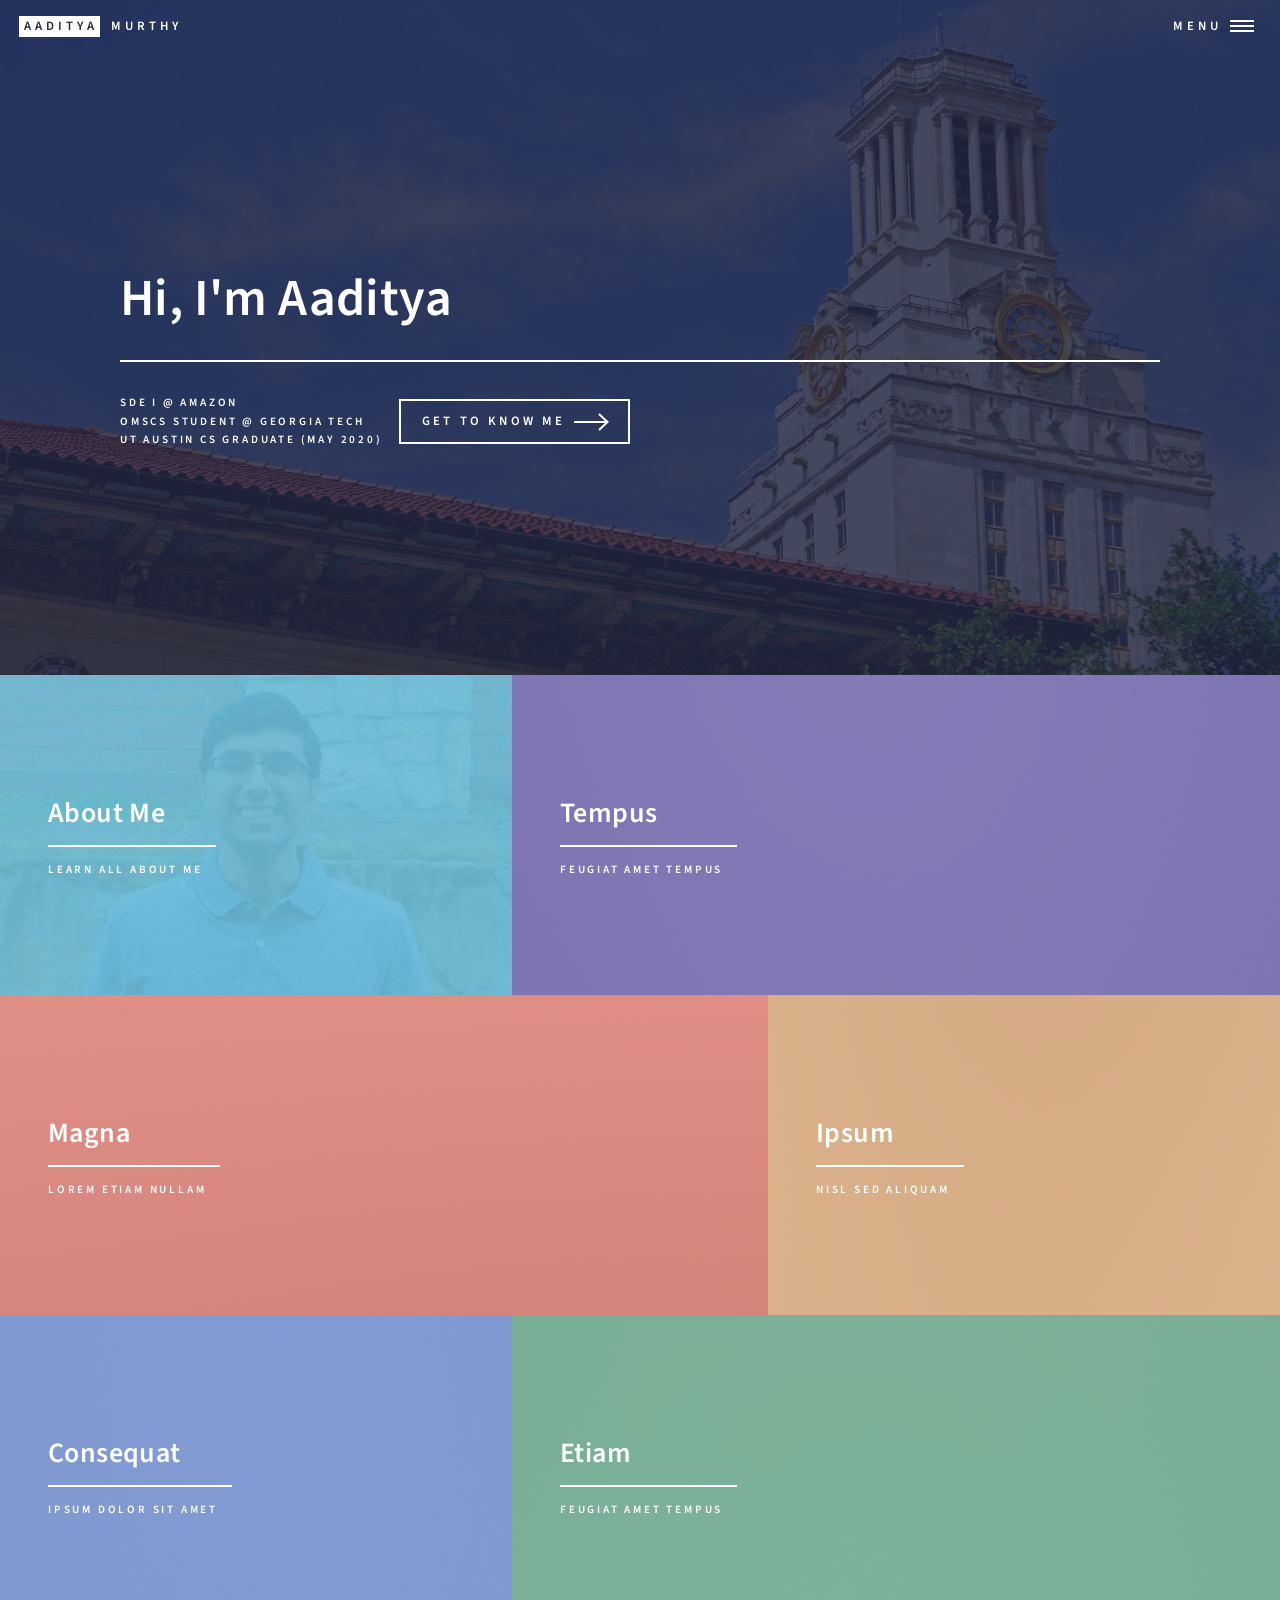
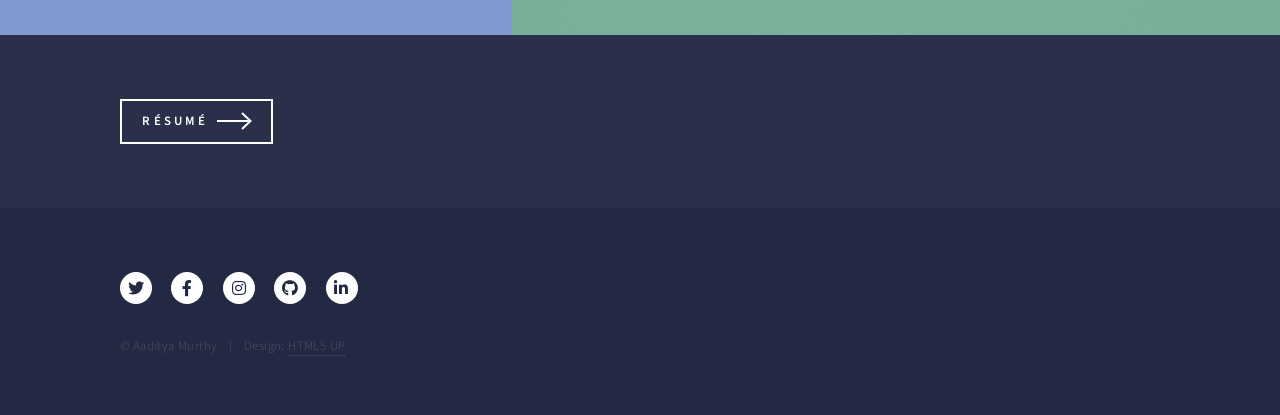
<file: index.html>
<!DOCTYPE HTML>
<!--
	Forty by HTML5 UP
	html5up.net | @ajlkn
	Free for personal and commercial use under the CCA 3.0 license (html5up.net/license)
-->
<html>
	<head>
		<title>Aaditya Murthy</title>
		<meta charset="utf-8" />
		<meta name="viewport" content="width=device-width, initial-scale=1, user-scalable=no" />
		<link rel="stylesheet" href="assets/css/main.css" />
		<noscript><link rel="stylesheet" href="assets/css/noscript.css" /></noscript>
	</head>
	<body class="is-preload">

		<!-- Wrapper -->
			<div id="wrapper">

				<!-- Header -->
					<header id="header" class="alt">
						<a href="index.html" class="logo"><strong>Aaditya</strong> <span>Murthy</span></a>
						<nav>
							<a href="#menu">Menu</a>
						</nav>
					</header>

				<!-- Menu -->
					<nav id="menu">
						<ul class="links">
							<li><a href="index.html">Home</a></li>
							<li><a href="about.html">About Me</a></li>
							<li><a href="generic.html">Generic</a></li>
							<li><a href="elements.html">Elements</a></li>
						</ul>
						<ul class="actions stacked">
							<li><a href="#" class="button primary fit">Get Started</a></li>
							<li><a href="#" class="button fit">Log In</a></li>
						</ul>
					</nav>

				<!-- Banner -->
					<section id="banner" class="major">
						<div class="inner">
							<header class="major">
								<h1>Hi, I'm Aaditya</h1>
							</header>
							<div class="content">
								<p>SDE I @ Amazon<br />
								OMSCS Student @ Georgia Tech<br />
							    UT Austin CS Graduate (May 2020)</p>
								<ul class="actions">
									<li><a href="#one" class="button next scrolly">Get To Know Me</a></li>
								</ul>
							</div>
						</div>
					</section>

				<!-- Main -->
					<div id="main">

						<!-- One -->
							<section id="one" class="tiles">
								<article>
									<span class="image">
										<img src="images/aadi.jpg" alt="" />
									</span>
									<header class="major">
										<h3><a href="about.html" class="link">About Me</a></h3>
										<p>Learn All About Me</p>
									</header>
								</article>
								<article>
									<span class="image">
										<img src="images/pic02.jpg" alt="" />
									</span>
									<header class="major">
										<h3><a href="landing.html" class="link">Tempus</a></h3>
										<p>feugiat amet tempus</p>
									</header>
								</article>
								<article>
									<span class="image">
										<img src="images/pic03.jpg" alt="" />
									</span>
									<header class="major">
										<h3><a href="landing.html" class="link">Magna</a></h3>
										<p>Lorem etiam nullam</p>
									</header>
								</article>
								<article>
									<span class="image">
										<img src="images/pic04.jpg" alt="" />
									</span>
									<header class="major">
										<h3><a href="landing.html" class="link">Ipsum</a></h3>
										<p>Nisl sed aliquam</p>
									</header>
								</article>
								<article>
									<span class="image">
										<img src="images/pic05.jpg" alt="" />
									</span>
									<header class="major">
										<h3><a href="landing.html" class="link">Consequat</a></h3>
										<p>Ipsum dolor sit amet</p>
									</header>
								</article>
								<article>
									<span class="image">
										<img src="images/pic06.jpg" alt="" />
									</span>
									<header class="major">
										<h3><a href="landing.html" class="link">Etiam</a></h3>
										<p>Feugiat amet tempus</p>
									</header>
								</article>
							</section>

						<!-- Two -->
							<section id="two">
								<div class="inner">
									<header class="major">
									<ul class="actions">
										<li><a href="assets/AadityaCV.pdf" class="button next">Résumé</a></li>
									</ul>
								</div>
							</section>

					</div>

				<!-- Footer -->
					<footer id="footer">
						<div class="inner">
							<ul class="icons">
								<li><a href="https://twitter.com/aaditya_murthy" class="icon brands alt fa-twitter"><span class="label">Twitter</span></a></li>
								<li><a href="https://www.facebook.com/aaditya.murthy.9" class="icon brands alt fa-facebook-f"><span class="label">Facebook</span></a></li>
								<li><a href="https://www.instagram.com/aadityam9/" class="icon brands alt fa-instagram"><span class="label">Instagram</span></a></li>
								<li><a href="https://github.com/aadi123" class="icon brands alt fa-github"><span class="label">GitHub</span></a></li>
								<li><a href="https://www.linkedin.com/in/aaditya-murthy-2a299265/" class="icon brands alt fa-linkedin-in"><span class="label">LinkedIn</span></a></li>
							</ul>
							<ul class="copyright">
								<li>&copy; Aaditya Murthy</li><li>Design: <a href="https://html5up.net">HTML5 UP</a></li>
							</ul>
						</div>
					</footer>

			</div>

		<!-- Scripts -->
			<script src="assets/js/jquery.min.js"></script>
			<script src="assets/js/jquery.scrolly.min.js"></script>
			<script src="assets/js/jquery.scrollex.min.js"></script>
			<script src="assets/js/browser.min.js"></script>
			<script src="assets/js/breakpoints.min.js"></script>
			<script src="assets/js/util.js"></script>
			<script src="assets/js/main.js"></script>

	</body>
</html>
</file>
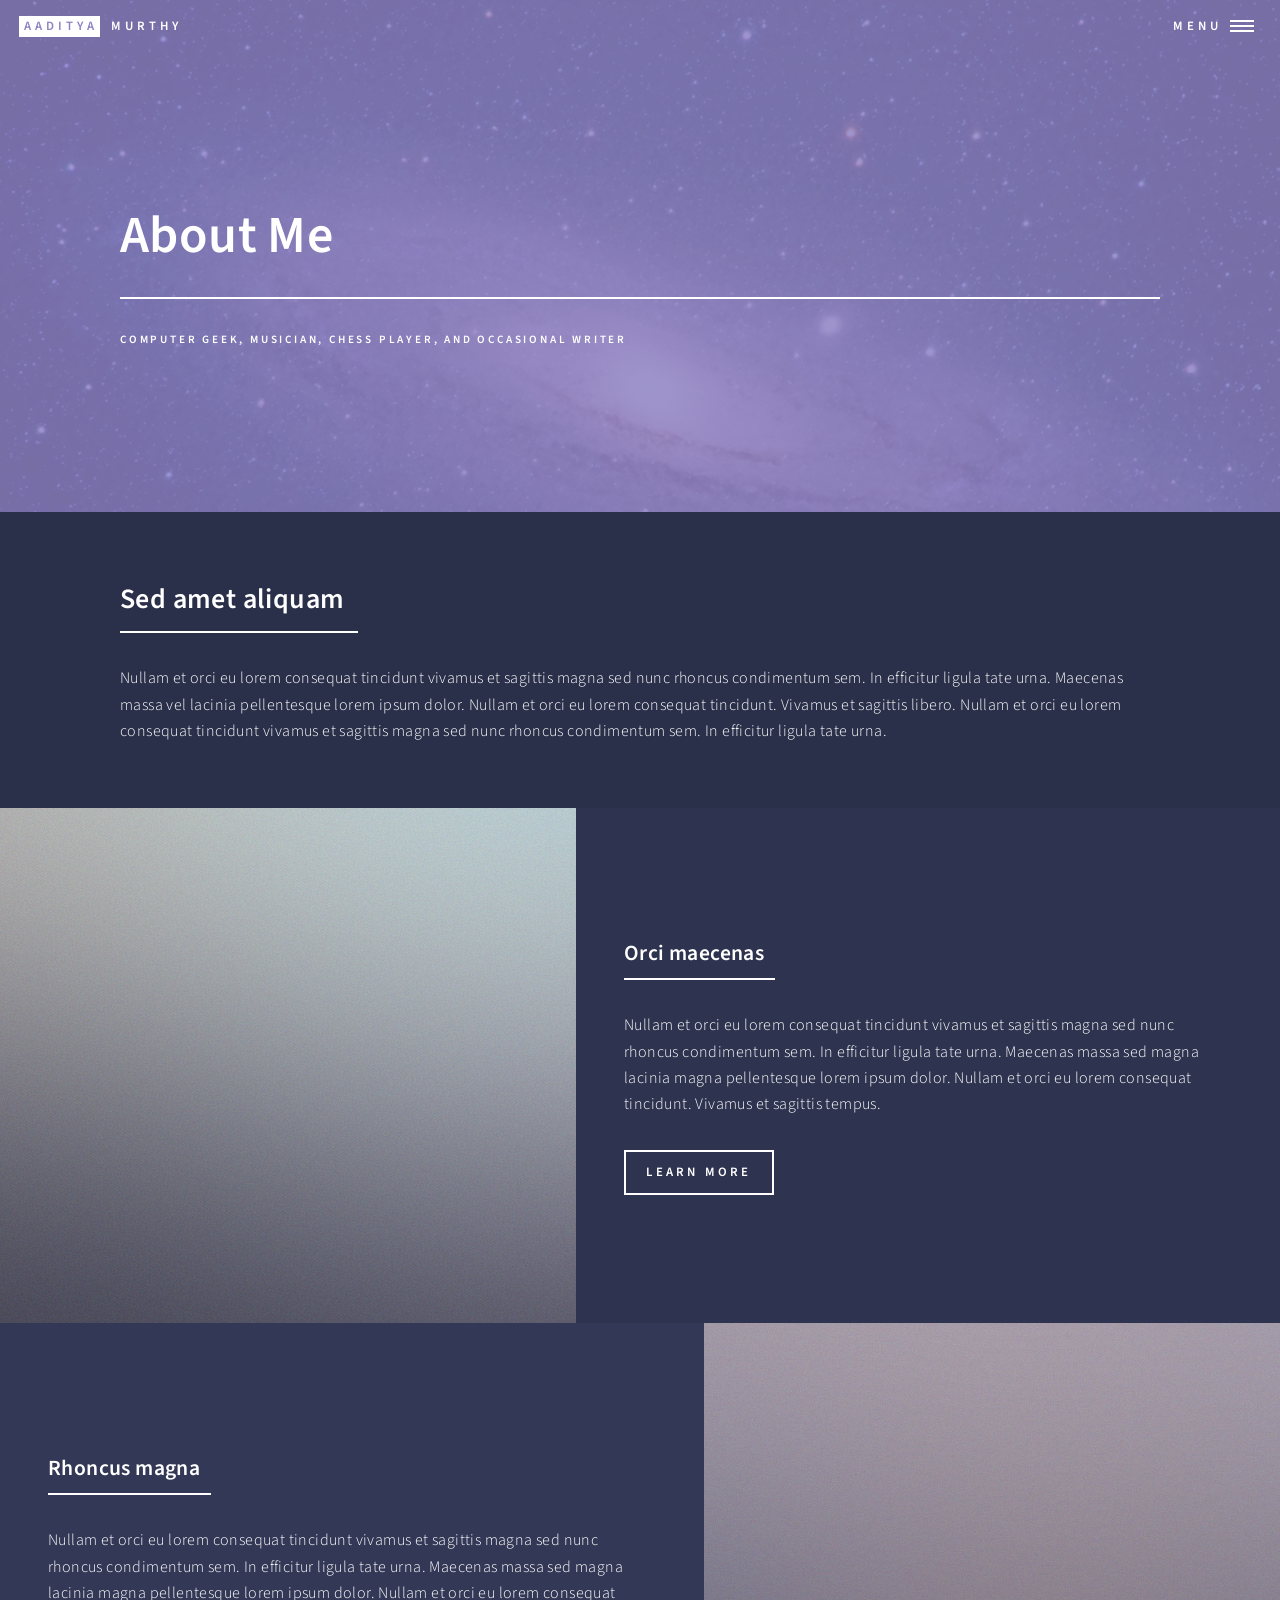
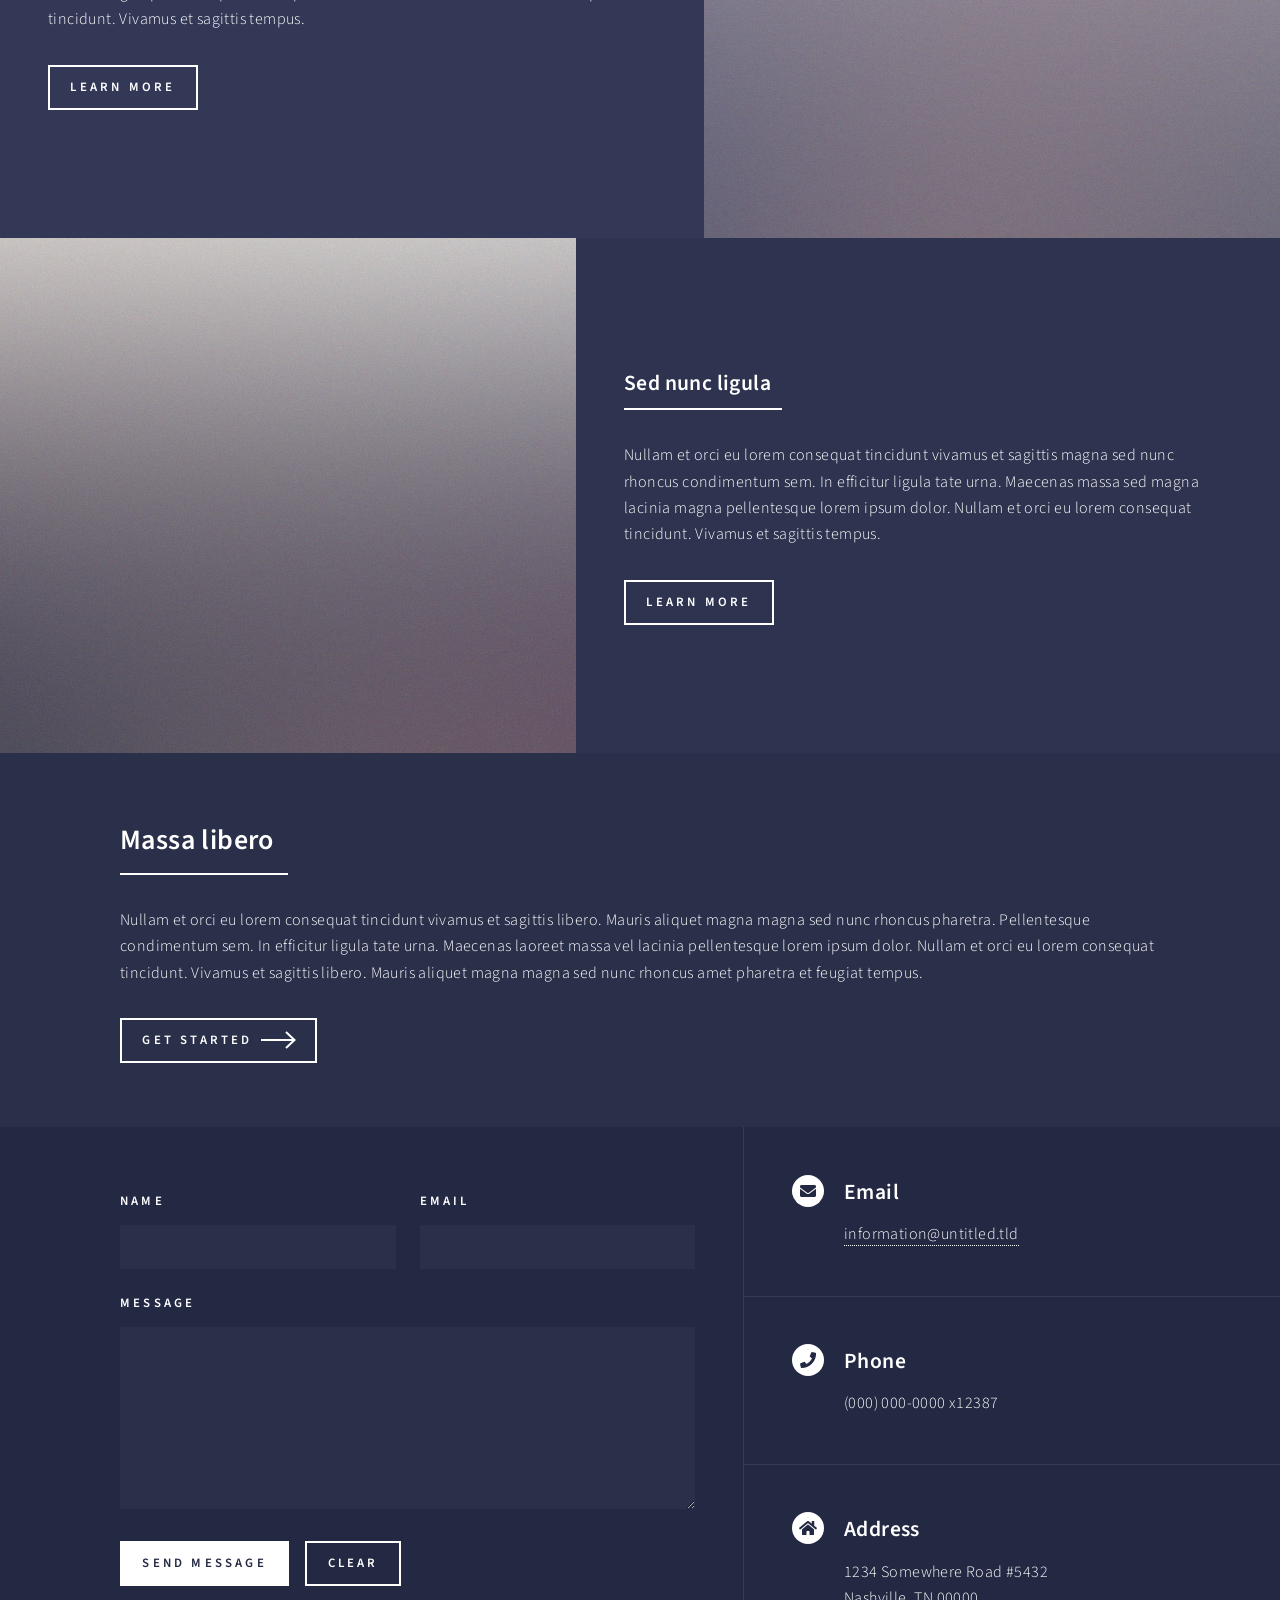
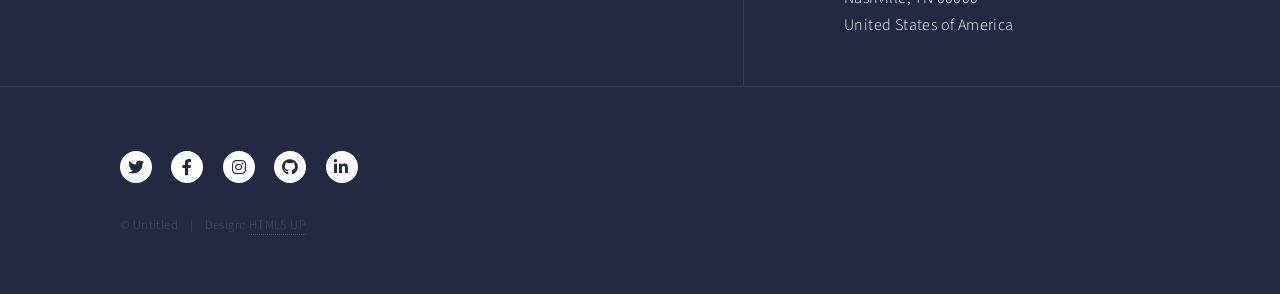
<file: about.html>
<!DOCTYPE HTML>
<!--
	Forty by HTML5 UP
	html5up.net | @ajlkn
	Free for personal and commercial use under the CCA 3.0 license (html5up.net/license)
-->
<html>
	<head>
		<title>About Me</title>
		<meta charset="utf-8" />
		<meta name="viewport" content="width=device-width, initial-scale=1, user-scalable=no" />
		<link rel="stylesheet" href="assets/css/main.css" />
		<noscript><link rel="stylesheet" href="assets/css/noscript.css" /></noscript>
	</head>
	<body class="is-preload">

		<!-- Wrapper -->
			<div id="wrapper">

				<!-- Header -->
				<!-- Note: The "styleN" class below should match that of the banner element. -->
					<header id="header" class="alt style2">
						<a href="index.html" class="logo"><strong>Aaditya</strong> <span>Murthy</span></a>
						<nav>
							<a href="#menu">Menu</a>
						</nav>
					</header>

				<!-- Menu -->
					<nav id="menu">
						<ul class="links">
							<li><a href="index.html">Home</a></li>
							<li><a href="about.html">About Me</a></li>
							<li><a href="generic.html">Generic</a></li>
							<li><a href="elements.html">Elements</a></li>
						</ul>
						<ul class="actions stacked">
							<li><a href="#" class="button primary fit">Get Started</a></li>
							<li><a href="#" class="button fit">Log In</a></li>
						</ul>
					</nav>

				<!-- Banner -->
				<!-- Note: The "styleN" class below should match that of the header element. -->
					<section id="banner" class="style2">
						<div class="inner">
							<span class="image">
								<img src="images/space.jpg" alt="" />
							</span>
							<header class="major">
								<h1>About Me</h1>
							</header>
							<div class="content">
								<p>Computer Geek, Musician, Chess Player, and Occasional Writer</p>
							</div>
						</div>
					</section>

				<!-- Main -->
					<div id="main">

						<!-- One -->
							<section id="one">
								<div class="inner">
									<header class="major">
										<h2>Sed amet aliquam</h2>
									</header>
									<p>Nullam et orci eu lorem consequat tincidunt vivamus et sagittis magna sed nunc rhoncus condimentum sem. In efficitur ligula tate urna. Maecenas massa vel lacinia pellentesque lorem ipsum dolor. Nullam et orci eu lorem consequat tincidunt. Vivamus et sagittis libero. Nullam et orci eu lorem consequat tincidunt vivamus et sagittis magna sed nunc rhoncus condimentum sem. In efficitur ligula tate urna.</p>
								</div>
							</section>

						<!-- Two -->
							<section id="two" class="spotlights">
								<section>
									<a href="generic.html" class="image">
										<img src="images/pic08.jpg" alt="" data-position="center center" />
									</a>
									<div class="content">
										<div class="inner">
											<header class="major">
												<h3>Orci maecenas</h3>
											</header>
											<p>Nullam et orci eu lorem consequat tincidunt vivamus et sagittis magna sed nunc rhoncus condimentum sem. In efficitur ligula tate urna. Maecenas massa sed magna lacinia magna pellentesque lorem ipsum dolor. Nullam et orci eu lorem consequat tincidunt. Vivamus et sagittis tempus.</p>
											<ul class="actions">
												<li><a href="generic.html" class="button">Learn more</a></li>
											</ul>
										</div>
									</div>
								</section>
								<section>
									<a href="generic.html" class="image">
										<img src="images/pic09.jpg" alt="" data-position="top center" />
									</a>
									<div class="content">
										<div class="inner">
											<header class="major">
												<h3>Rhoncus magna</h3>
											</header>
											<p>Nullam et orci eu lorem consequat tincidunt vivamus et sagittis magna sed nunc rhoncus condimentum sem. In efficitur ligula tate urna. Maecenas massa sed magna lacinia magna pellentesque lorem ipsum dolor. Nullam et orci eu lorem consequat tincidunt. Vivamus et sagittis tempus.</p>
											<ul class="actions">
												<li><a href="generic.html" class="button">Learn more</a></li>
											</ul>
										</div>
									</div>
								</section>
								<section>
									<a href="generic.html" class="image">
										<img src="images/pic10.jpg" alt="" data-position="25% 25%" />
									</a>
									<div class="content">
										<div class="inner">
											<header class="major">
												<h3>Sed nunc ligula</h3>
											</header>
											<p>Nullam et orci eu lorem consequat tincidunt vivamus et sagittis magna sed nunc rhoncus condimentum sem. In efficitur ligula tate urna. Maecenas massa sed magna lacinia magna pellentesque lorem ipsum dolor. Nullam et orci eu lorem consequat tincidunt. Vivamus et sagittis tempus.</p>
											<ul class="actions">
												<li><a href="generic.html" class="button">Learn more</a></li>
											</ul>
										</div>
									</div>
								</section>
							</section>

						<!-- Three -->
							<section id="three">
								<div class="inner">
									<header class="major">
										<h2>Massa libero</h2>
									</header>
									<p>Nullam et orci eu lorem consequat tincidunt vivamus et sagittis libero. Mauris aliquet magna magna sed nunc rhoncus pharetra. Pellentesque condimentum sem. In efficitur ligula tate urna. Maecenas laoreet massa vel lacinia pellentesque lorem ipsum dolor. Nullam et orci eu lorem consequat tincidunt. Vivamus et sagittis libero. Mauris aliquet magna magna sed nunc rhoncus amet pharetra et feugiat tempus.</p>
									<ul class="actions">
										<li><a href="generic.html" class="button next">Get Started</a></li>
									</ul>
								</div>
							</section>

					</div>

				<!-- Contact -->
					<section id="contact">
						<div class="inner">
							<section>
								<form method="post" action="#">
									<div class="fields">
										<div class="field half">
											<label for="name">Name</label>
											<input type="text" name="name" id="name" />
										</div>
										<div class="field half">
											<label for="email">Email</label>
											<input type="text" name="email" id="email" />
										</div>
										<div class="field">
											<label for="message">Message</label>
											<textarea name="message" id="message" rows="6"></textarea>
										</div>
									</div>
									<ul class="actions">
										<li><input type="submit" value="Send Message" class="primary" /></li>
										<li><input type="reset" value="Clear" /></li>
									</ul>
								</form>
							</section>
							<section class="split">
								<section>
									<div class="contact-method">
										<span class="icon solid alt fa-envelope"></span>
										<h3>Email</h3>
										<a href="#">information@untitled.tld</a>
									</div>
								</section>
								<section>
									<div class="contact-method">
										<span class="icon solid alt fa-phone"></span>
										<h3>Phone</h3>
										<span>(000) 000-0000 x12387</span>
									</div>
								</section>
								<section>
									<div class="contact-method">
										<span class="icon solid alt fa-home"></span>
										<h3>Address</h3>
										<span>1234 Somewhere Road #5432<br />
										Nashville, TN 00000<br />
										United States of America</span>
									</div>
								</section>
							</section>
						</div>
					</section>

				<!-- Footer -->
					<footer id="footer">
						<div class="inner">
							<ul class="icons">
								<li><a href="#" class="icon brands alt fa-twitter"><span class="label">Twitter</span></a></li>
								<li><a href="#" class="icon brands alt fa-facebook-f"><span class="label">Facebook</span></a></li>
								<li><a href="#" class="icon brands alt fa-instagram"><span class="label">Instagram</span></a></li>
								<li><a href="#" class="icon brands alt fa-github"><span class="label">GitHub</span></a></li>
								<li><a href="#" class="icon brands alt fa-linkedin-in"><span class="label">LinkedIn</span></a></li>
							</ul>
							<ul class="copyright">
								<li>&copy; Untitled</li><li>Design: <a href="https://html5up.net">HTML5 UP</a></li>
							</ul>
						</div>
					</footer>

			</div>

		<!-- Scripts -->
			<script src="assets/js/jquery.min.js"></script>
			<script src="assets/js/jquery.scrolly.min.js"></script>
			<script src="assets/js/jquery.scrollex.min.js"></script>
			<script src="assets/js/browser.min.js"></script>
			<script src="assets/js/breakpoints.min.js"></script>
			<script src="assets/js/util.js"></script>
			<script src="assets/js/main.js"></script>

	</body>
</html>
</file>
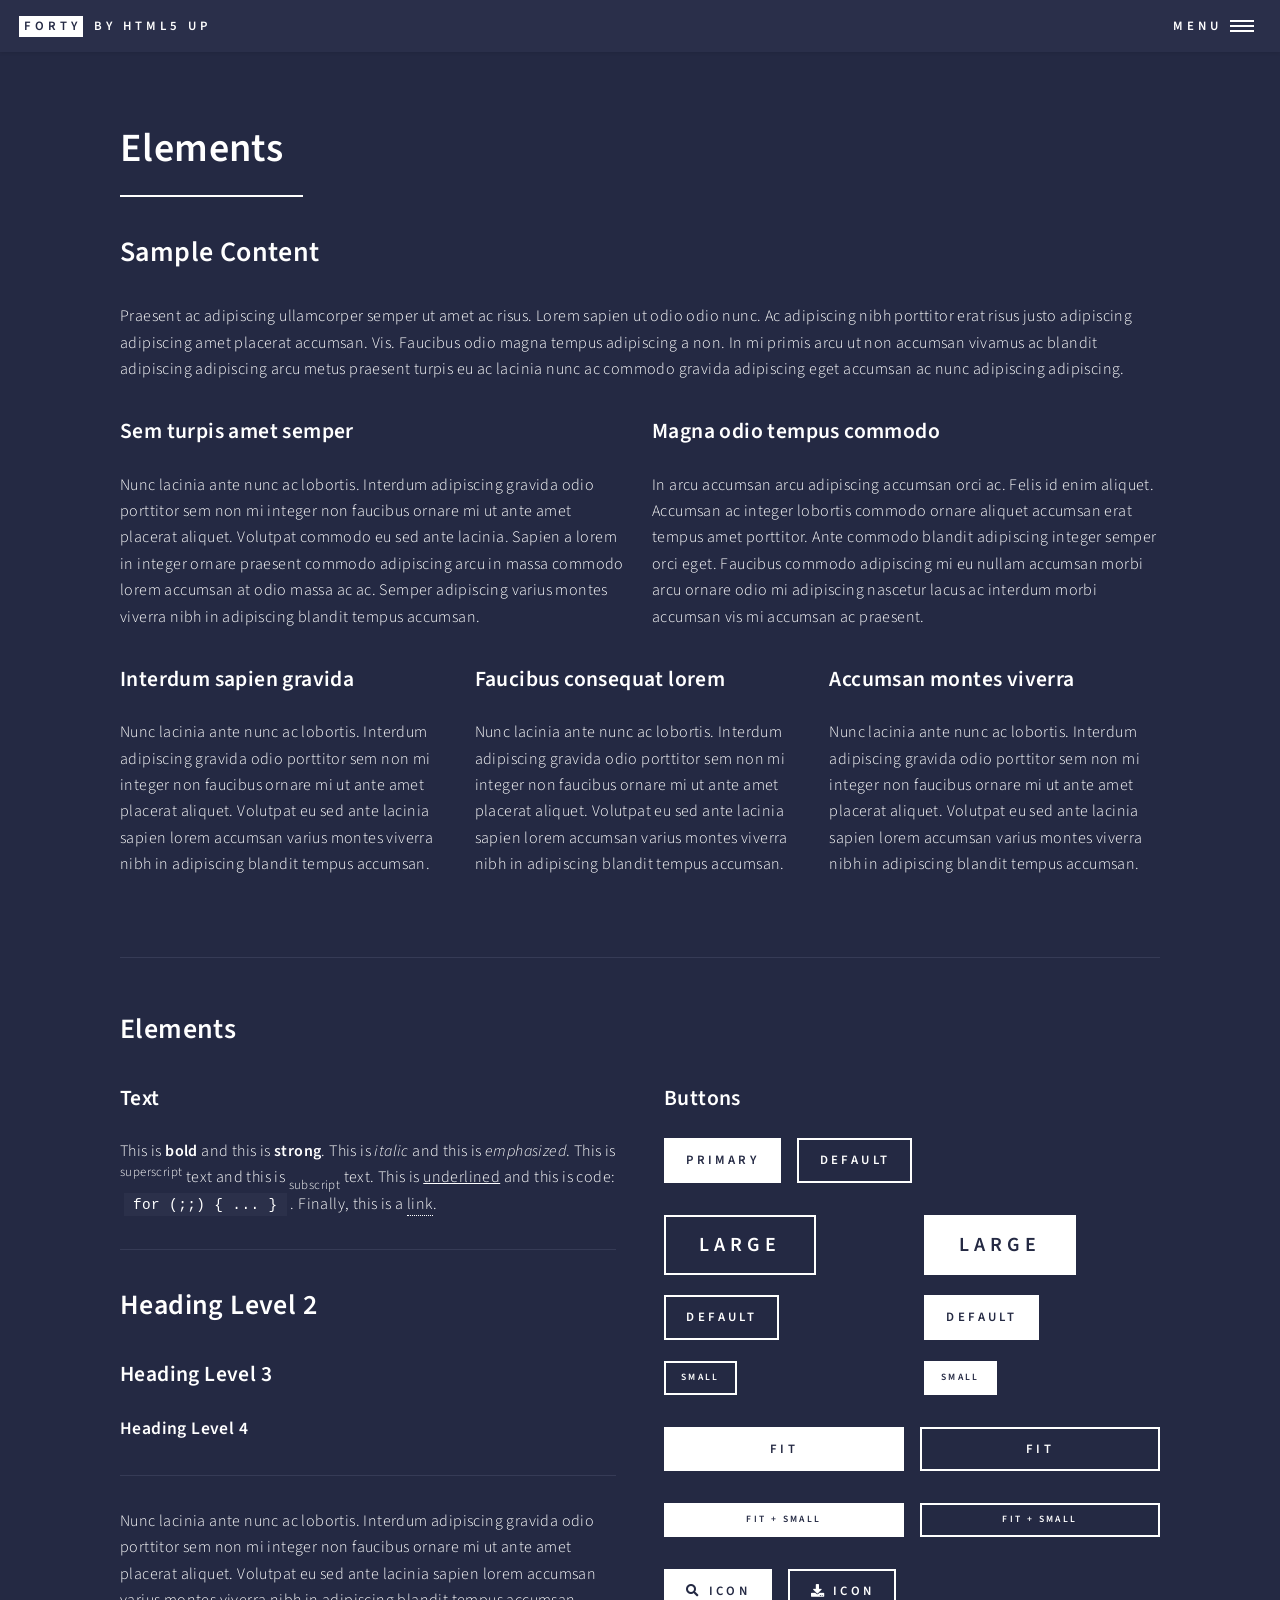
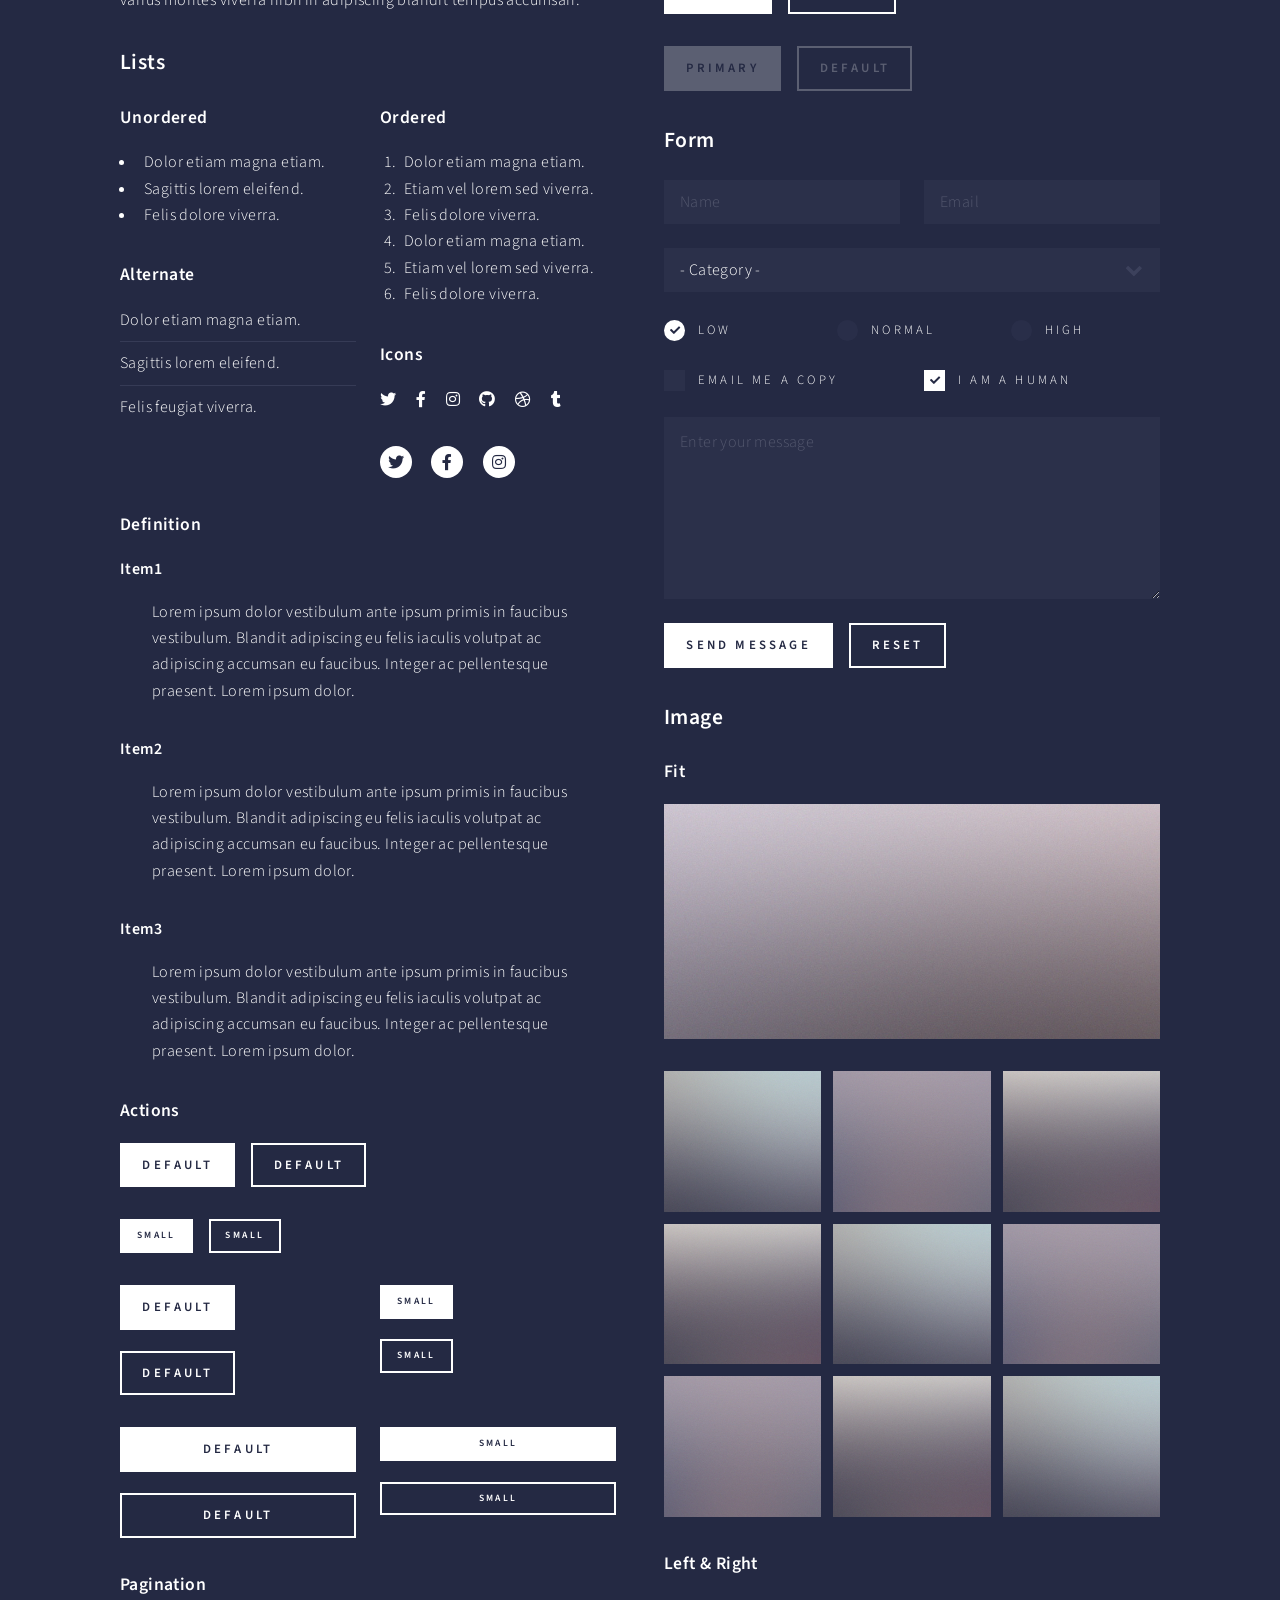
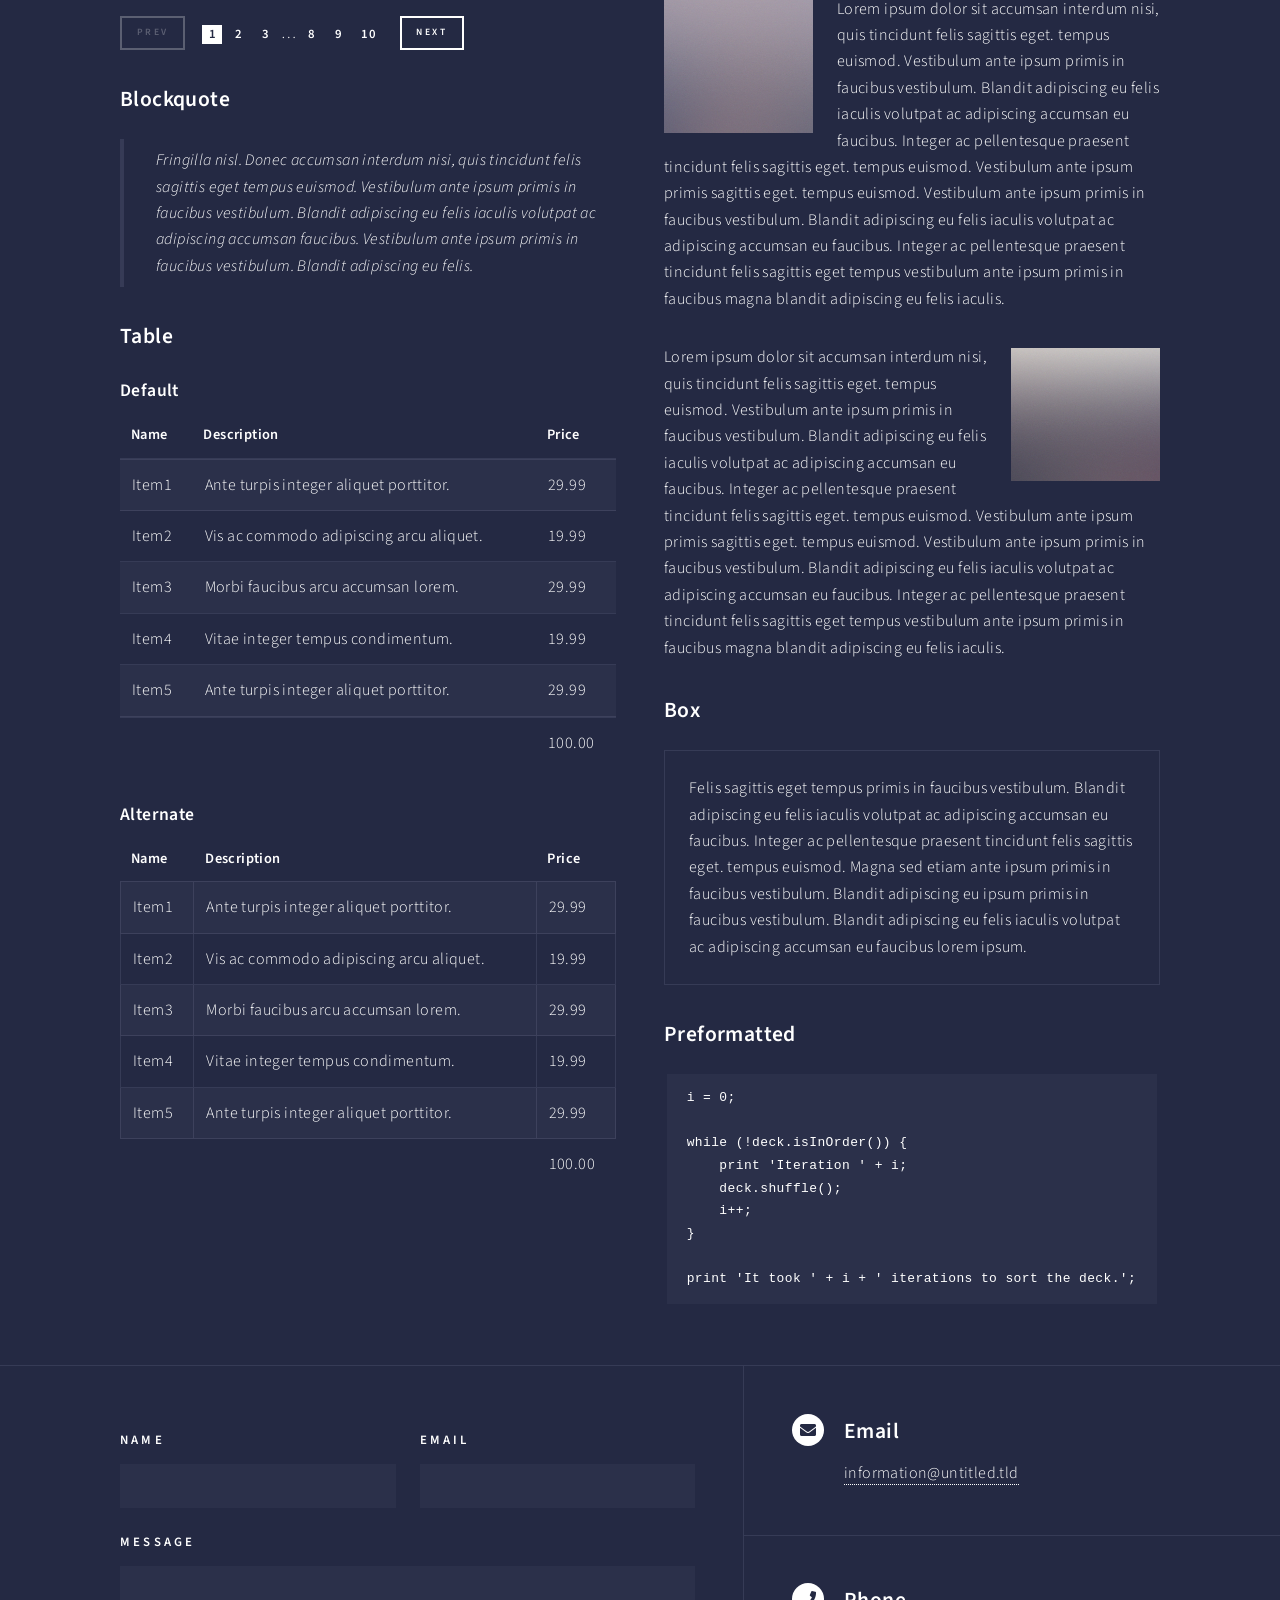
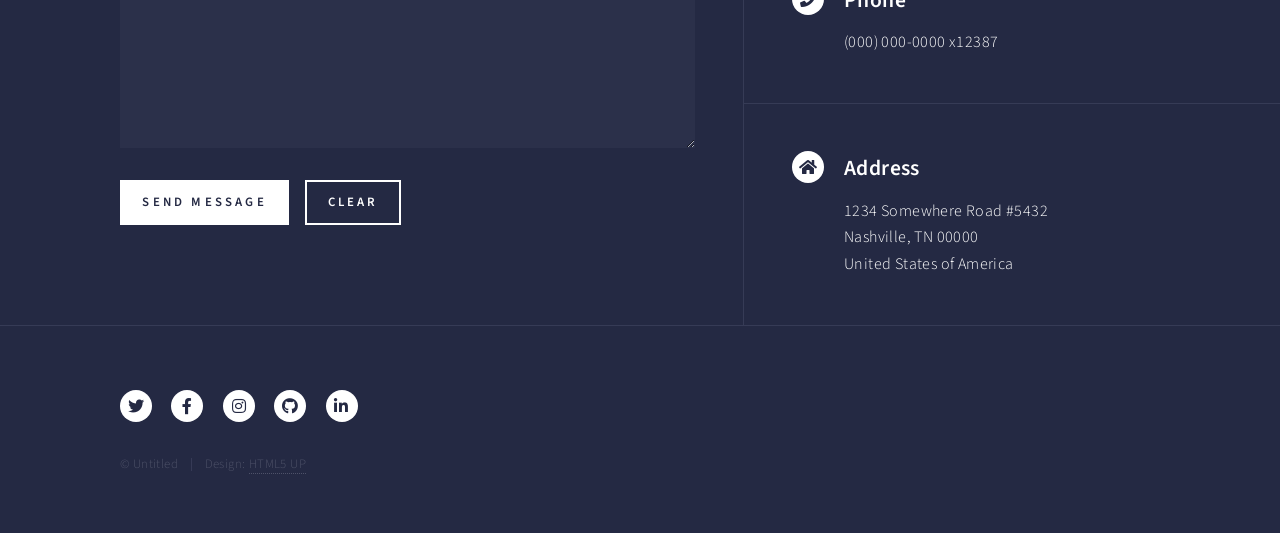
<file: elements.html>
<!DOCTYPE HTML>
<!--
	Forty by HTML5 UP
	html5up.net | @ajlkn
	Free for personal and commercial use under the CCA 3.0 license (html5up.net/license)
-->
<html>
	<head>
		<title>Elements - Forty by HTML5 UP</title>
		<meta charset="utf-8" />
		<meta name="viewport" content="width=device-width, initial-scale=1, user-scalable=no" />
		<link rel="stylesheet" href="assets/css/main.css" />
		<noscript><link rel="stylesheet" href="assets/css/noscript.css" /></noscript>
	</head>
	<body class="is-preload">

		<!-- Wrapper -->
			<div id="wrapper">

				<!-- Header -->
					<header id="header">
						<a href="index.html" class="logo"><strong>Forty</strong> <span>by HTML5 UP</span></a>
						<nav>
							<a href="#menu">Menu</a>
						</nav>
					</header>

				<!-- Menu -->
					<nav id="menu">
						<ul class="links">
							<li><a href="index.html">Home</a></li>
							<li><a href="landing.html">Landing</a></li>
							<li><a href="generic.html">Generic</a></li>
							<li><a href="elements.html">Elements</a></li>
						</ul>
						<ul class="actions stacked">
							<li><a href="#" class="button primary fit">Get Started</a></li>
							<li><a href="#" class="button fit">Log In</a></li>
						</ul>
					</nav>

				<!-- Main -->
					<div id="main" class="alt">

						<!-- One -->
							<section id="one">
								<div class="inner">
									<header class="major">
										<h1>Elements</h1>
									</header>

									<!-- Content -->
										<h2 id="content">Sample Content</h2>
										<p>Praesent ac adipiscing ullamcorper semper ut amet ac risus. Lorem sapien ut odio odio nunc. Ac adipiscing nibh porttitor erat risus justo adipiscing adipiscing amet placerat accumsan. Vis. Faucibus odio magna tempus adipiscing a non. In mi primis arcu ut non accumsan vivamus ac blandit adipiscing adipiscing arcu metus praesent turpis eu ac lacinia nunc ac commodo gravida adipiscing eget accumsan ac nunc adipiscing adipiscing.</p>
										<div class="row">
											<div class="col-6 col-12-small">
												<h3>Sem turpis amet semper</h3>
												<p>Nunc lacinia ante nunc ac lobortis. Interdum adipiscing gravida odio porttitor sem non mi integer non faucibus ornare mi ut ante amet placerat aliquet. Volutpat commodo eu sed ante lacinia. Sapien a lorem in integer ornare praesent commodo adipiscing arcu in massa commodo lorem accumsan at odio massa ac ac. Semper adipiscing varius montes viverra nibh in adipiscing blandit tempus accumsan.</p>
											</div>
											<div class="col-6 col-12-small">
												<h3>Magna odio tempus commodo</h3>
												<p>In arcu accumsan arcu adipiscing accumsan orci ac. Felis id enim aliquet. Accumsan ac integer lobortis commodo ornare aliquet accumsan erat tempus amet porttitor. Ante commodo blandit adipiscing integer semper orci eget. Faucibus commodo adipiscing mi eu nullam accumsan morbi arcu ornare odio mi adipiscing nascetur lacus ac interdum morbi accumsan vis mi accumsan ac praesent.</p>
											</div>
											<!-- Break -->
											<div class="col-4 col-12-medium">
												<h3>Interdum sapien gravida</h3>
												<p>Nunc lacinia ante nunc ac lobortis. Interdum adipiscing gravida odio porttitor sem non mi integer non faucibus ornare mi ut ante amet placerat aliquet. Volutpat eu sed ante lacinia sapien lorem accumsan varius montes viverra nibh in adipiscing blandit tempus accumsan.</p>
											</div>
											<div class="col-4 col-12-medium">
												<h3>Faucibus consequat lorem</h3>
												<p>Nunc lacinia ante nunc ac lobortis. Interdum adipiscing gravida odio porttitor sem non mi integer non faucibus ornare mi ut ante amet placerat aliquet. Volutpat eu sed ante lacinia sapien lorem accumsan varius montes viverra nibh in adipiscing blandit tempus accumsan.</p>
											</div>
											<div class="col-4 col-12-medium">
												<h3>Accumsan montes viverra</h3>
												<p>Nunc lacinia ante nunc ac lobortis. Interdum adipiscing gravida odio porttitor sem non mi integer non faucibus ornare mi ut ante amet placerat aliquet. Volutpat eu sed ante lacinia sapien lorem accumsan varius montes viverra nibh in adipiscing blandit tempus accumsan.</p>
											</div>
										</div>

									<hr class="major" />

									<!-- Elements -->
										<h2 id="elements">Elements</h2>
										<div class="row gtr-200">
											<div class="col-6 col-12-medium">

												<!-- Text stuff -->
													<h3>Text</h3>
													<p>This is <b>bold</b> and this is <strong>strong</strong>. This is <i>italic</i> and this is <em>emphasized</em>.
													This is <sup>superscript</sup> text and this is <sub>subscript</sub> text.
													This is <u>underlined</u> and this is code: <code>for (;;) { ... }</code>.
													Finally, this is a <a href="#">link</a>.</p>
													<hr />
													<h2>Heading Level 2</h2>
													<h3>Heading Level 3</h3>
													<h4>Heading Level 4</h4>
													<hr />
													<p>Nunc lacinia ante nunc ac lobortis. Interdum adipiscing gravida odio porttitor sem non mi integer non faucibus ornare mi ut ante amet placerat aliquet. Volutpat eu sed ante lacinia sapien lorem accumsan varius montes viverra nibh in adipiscing blandit tempus accumsan.</p>

												<!-- Lists -->
													<h3>Lists</h3>
													<div class="row">
														<div class="col-6 col-12-small">

															<h4>Unordered</h4>
															<ul>
																<li>Dolor etiam magna etiam.</li>
																<li>Sagittis lorem eleifend.</li>
																<li>Felis dolore viverra.</li>
															</ul>

															<h4>Alternate</h4>
															<ul class="alt">
																<li>Dolor etiam magna etiam.</li>
																<li>Sagittis lorem eleifend.</li>
																<li>Felis feugiat viverra.</li>
															</ul>

														</div>
														<div class="col-6 col-12-small">

															<h4>Ordered</h4>
															<ol>
																<li>Dolor etiam magna etiam.</li>
																<li>Etiam vel lorem sed viverra.</li>
																<li>Felis dolore viverra.</li>
																<li>Dolor etiam magna etiam.</li>
																<li>Etiam vel lorem sed viverra.</li>
																<li>Felis dolore viverra.</li>
															</ol>

															<h4>Icons</h4>
															<ul class="icons">
																<li><a href="#" class="icon brands fa-twitter"><span class="label">Twitter</span></a></li>
																<li><a href="#" class="icon brands fa-facebook-f"><span class="label">Facebook</span></a></li>
																<li><a href="#" class="icon brands fa-instagram"><span class="label">Instagram</span></a></li>
																<li><a href="#" class="icon brands fa-github"><span class="label">Github</span></a></li>
																<li><a href="#" class="icon brands fa-dribbble"><span class="label">Dribbble</span></a></li>
																<li><a href="#" class="icon brands fa-tumblr"><span class="label">Tumblr</span></a></li>
															</ul>
															<ul class="icons">
																<li><a href="#" class="icon brands alt fa-twitter"><span class="label">Twitter</span></a></li>
																<li><a href="#" class="icon brands alt fa-facebook-f"><span class="label">Facebook</span></a></li>
																<li><a href="#" class="icon brands alt fa-instagram"><span class="label">Instagram</span></a></li>
															</ul>

														</div>
													</div>
													<h4>Definition</h4>
													<dl>
														<dt>Item1</dt>
														<dd>
															<p>Lorem ipsum dolor vestibulum ante ipsum primis in faucibus vestibulum. Blandit adipiscing eu felis iaculis volutpat ac adipiscing accumsan eu faucibus. Integer ac pellentesque praesent. Lorem ipsum dolor.</p>
														</dd>
														<dt>Item2</dt>
														<dd>
															<p>Lorem ipsum dolor vestibulum ante ipsum primis in faucibus vestibulum. Blandit adipiscing eu felis iaculis volutpat ac adipiscing accumsan eu faucibus. Integer ac pellentesque praesent. Lorem ipsum dolor.</p>
														</dd>
														<dt>Item3</dt>
														<dd>
															<p>Lorem ipsum dolor vestibulum ante ipsum primis in faucibus vestibulum. Blandit adipiscing eu felis iaculis volutpat ac adipiscing accumsan eu faucibus. Integer ac pellentesque praesent. Lorem ipsum dolor.</p>
														</dd>
													</dl>

													<h4>Actions</h4>
													<ul class="actions">
														<li><a href="#" class="button primary">Default</a></li>
														<li><a href="#" class="button">Default</a></li>
													</ul>
													<ul class="actions small">
														<li><a href="#" class="button primary small">Small</a></li>
														<li><a href="#" class="button small">Small</a></li>
													</ul>
													<div class="row">
														<div class="col-6 col-12-small">
															<ul class="actions stacked">
																<li><a href="#" class="button primary">Default</a></li>
																<li><a href="#" class="button">Default</a></li>
															</ul>
														</div>
														<div class="col-6 col-12-small">
															<ul class="actions stacked">
																<li><a href="#" class="button primary small">Small</a></li>
																<li><a href="#" class="button small">Small</a></li>
															</ul>
														</div>
														<div class="col-6 col-12-small">
															<ul class="actions stacked">
																<li><a href="#" class="button primary fit">Default</a></li>
																<li><a href="#" class="button fit">Default</a></li>
															</ul>
														</div>
														<div class="col-6 col-12-small">
															<ul class="actions stacked">
																<li><a href="#" class="button primary small fit">Small</a></li>
																<li><a href="#" class="button small fit">Small</a></li>
															</ul>
														</div>
													</div>

													<h4>Pagination</h4>
													<ul class="pagination">
														<li><span class="button small disabled">Prev</span></li>
														<li><a href="#" class="page active">1</a></li>
														<li><a href="#" class="page">2</a></li>
														<li><a href="#" class="page">3</a></li>
														<li><span>&hellip;</span></li>
														<li><a href="#" class="page">8</a></li>
														<li><a href="#" class="page">9</a></li>
														<li><a href="#" class="page">10</a></li>
														<li><a href="#" class="button small">Next</a></li>
													</ul>

												<!-- Blockquote -->
													<h3>Blockquote</h3>
													<blockquote>Fringilla nisl. Donec accumsan interdum nisi, quis tincidunt felis sagittis eget tempus euismod. Vestibulum ante ipsum primis in faucibus vestibulum. Blandit adipiscing eu felis iaculis volutpat ac adipiscing accumsan faucibus. Vestibulum ante ipsum primis in faucibus vestibulum. Blandit adipiscing eu felis.</blockquote>

												<!-- Table -->
													<h3>Table</h3>

													<h4>Default</h4>
													<div class="table-wrapper">
														<table>
															<thead>
																<tr>
																	<th>Name</th>
																	<th>Description</th>
																	<th>Price</th>
																</tr>
															</thead>
															<tbody>
																<tr>
																	<td>Item1</td>
																	<td>Ante turpis integer aliquet porttitor.</td>
																	<td>29.99</td>
																</tr>
																<tr>
																	<td>Item2</td>
																	<td>Vis ac commodo adipiscing arcu aliquet.</td>
																	<td>19.99</td>
																</tr>
																<tr>
																	<td>Item3</td>
																	<td> Morbi faucibus arcu accumsan lorem.</td>
																	<td>29.99</td>
																</tr>
																<tr>
																	<td>Item4</td>
																	<td>Vitae integer tempus condimentum.</td>
																	<td>19.99</td>
																</tr>
																<tr>
																	<td>Item5</td>
																	<td>Ante turpis integer aliquet porttitor.</td>
																	<td>29.99</td>
																</tr>
															</tbody>
															<tfoot>
																<tr>
																	<td colspan="2"></td>
																	<td>100.00</td>
																</tr>
															</tfoot>
														</table>
													</div>

													<h4>Alternate</h4>
													<div class="table-wrapper">
														<table class="alt">
															<thead>
																<tr>
																	<th>Name</th>
																	<th>Description</th>
																	<th>Price</th>
																</tr>
															</thead>
															<tbody>
																<tr>
																	<td>Item1</td>
																	<td>Ante turpis integer aliquet porttitor.</td>
																	<td>29.99</td>
																</tr>
																<tr>
																	<td>Item2</td>
																	<td>Vis ac commodo adipiscing arcu aliquet.</td>
																	<td>19.99</td>
																</tr>
																<tr>
																	<td>Item3</td>
																	<td> Morbi faucibus arcu accumsan lorem.</td>
																	<td>29.99</td>
																</tr>
																<tr>
																	<td>Item4</td>
																	<td>Vitae integer tempus condimentum.</td>
																	<td>19.99</td>
																</tr>
																<tr>
																	<td>Item5</td>
																	<td>Ante turpis integer aliquet porttitor.</td>
																	<td>29.99</td>
																</tr>
															</tbody>
															<tfoot>
																<tr>
																	<td colspan="2"></td>
																	<td>100.00</td>
																</tr>
															</tfoot>
														</table>
													</div>

											</div>
											<div class="col-6 col-12-medium">

												<!-- Buttons -->
													<h3>Buttons</h3>
													<ul class="actions">
														<li><a href="#" class="button primary">Primary</a></li>
														<li><a href="#" class="button">Default</a></li>
													</ul>
													<div class="row">
														<div class="col-6 col-12-xsmall">
															<ul class="actions stacked">
																<li><a href="#" class="button large">Large</a></li>
																<li><a href="#" class="button">Default</a></li>
																<li><a href="#" class="button small">Small</a></li>
															</ul>
														</div>
														<div class="col-6 col-12-xsmall">
															<ul class="actions stacked">
																<li><a href="#" class="button primary large">Large</a></li>
																<li><a href="#" class="button primary">Default</a></li>
																<li><a href="#" class="button primary small">Small</a></li>
															</ul>
														</div>
													</div>
													<ul class="actions fit">
														<li><a href="#" class="button primary fit">Fit</a></li>
														<li><a href="#" class="button fit">Fit</a></li>
													</ul>
													<ul class="actions fit small">
														<li><a href="#" class="button primary fit small">Fit + Small</a></li>
														<li><a href="#" class="button fit small">Fit + Small</a></li>
													</ul>
													<ul class="actions">
														<li><a href="#" class="button primary icon solid fa-search">Icon</a></li>
														<li><a href="#" class="button icon solid fa-download">Icon</a></li>
													</ul>
													<ul class="actions">
														<li><span class="button primary disabled">Primary</span></li>
														<li><span class="button disabled">Default</span></li>
													</ul>

												<!-- Form -->
													<h3>Form</h3>

													<form method="post" action="#">
														<div class="row gtr-uniform">
															<div class="col-6 col-12-xsmall">
																<input type="text" name="demo-name" id="demo-name" value="" placeholder="Name" />
															</div>
															<div class="col-6 col-12-xsmall">
																<input type="email" name="demo-email" id="demo-email" value="" placeholder="Email" />
															</div>
															<!-- Break -->
															<div class="col-12">
																<select name="demo-category" id="demo-category">
																	<option value="">- Category -</option>
																	<option value="1">Manufacturing</option>
																	<option value="1">Shipping</option>
																	<option value="1">Administration</option>
																	<option value="1">Human Resources</option>
																</select>
															</div>
															<!-- Break -->
															<div class="col-4 col-12-small">
																<input type="radio" id="demo-priority-low" name="demo-priority" checked>
																<label for="demo-priority-low">Low</label>
															</div>
															<div class="col-4 col-12-small">
																<input type="radio" id="demo-priority-normal" name="demo-priority">
																<label for="demo-priority-normal">Normal</label>
															</div>
															<div class="col-4 col-12-small">
																<input type="radio" id="demo-priority-high" name="demo-priority">
																<label for="demo-priority-high">High</label>
															</div>
															<!-- Break -->
															<div class="col-6 col-12-small">
																<input type="checkbox" id="demo-copy" name="demo-copy">
																<label for="demo-copy">Email me a copy</label>
															</div>
															<div class="col-6 col-12-small">
																<input type="checkbox" id="demo-human" name="demo-human" checked>
																<label for="demo-human">I am a human</label>
															</div>
															<!-- Break -->
															<div class="col-12">
																<textarea name="demo-message" id="demo-message" placeholder="Enter your message" rows="6"></textarea>
															</div>
															<!-- Break -->
															<div class="col-12">
																<ul class="actions">
																	<li><input type="submit" value="Send Message" class="primary" /></li>
																	<li><input type="reset" value="Reset" /></li>
																</ul>
															</div>
														</div>
													</form>

												<!-- Image -->
													<h3>Image</h3>

													<h4>Fit</h4>
													<span class="image fit"><img src="images/pic03.jpg" alt="" /></span>
													<div class="box alt">
														<div class="row gtr-50 gtr-uniform">
															<div class="col-4"><span class="image fit"><img src="images/pic08.jpg" alt="" /></span></div>
															<div class="col-4"><span class="image fit"><img src="images/pic09.jpg" alt="" /></span></div>
															<div class="col-4"><span class="image fit"><img src="images/pic10.jpg" alt="" /></span></div>
															<!-- Break -->
															<div class="col-4"><span class="image fit"><img src="images/pic10.jpg" alt="" /></span></div>
															<div class="col-4"><span class="image fit"><img src="images/pic08.jpg" alt="" /></span></div>
															<div class="col-4"><span class="image fit"><img src="images/pic09.jpg" alt="" /></span></div>
															<!-- Break -->
															<div class="col-4"><span class="image fit"><img src="images/pic09.jpg" alt="" /></span></div>
															<div class="col-4"><span class="image fit"><img src="images/pic10.jpg" alt="" /></span></div>
															<div class="col-4"><span class="image fit"><img src="images/pic08.jpg" alt="" /></span></div>
														</div>
													</div>

													<h4>Left &amp; Right</h4>
													<p><span class="image left"><img src="images/pic09.jpg" alt="" /></span>Lorem ipsum dolor sit accumsan interdum nisi, quis tincidunt felis sagittis eget. tempus euismod. Vestibulum ante ipsum primis in faucibus vestibulum. Blandit adipiscing eu felis iaculis volutpat ac adipiscing accumsan eu faucibus. Integer ac pellentesque praesent tincidunt felis sagittis eget. tempus euismod. Vestibulum ante ipsum primis sagittis eget. tempus euismod. Vestibulum ante ipsum primis in faucibus vestibulum. Blandit adipiscing eu felis iaculis volutpat ac adipiscing accumsan eu faucibus. Integer ac pellentesque praesent tincidunt felis sagittis eget tempus vestibulum ante ipsum primis in faucibus magna blandit adipiscing eu felis iaculis.</p>
													<p><span class="image right"><img src="images/pic10.jpg" alt="" /></span>Lorem ipsum dolor sit accumsan interdum nisi, quis tincidunt felis sagittis eget. tempus euismod. Vestibulum ante ipsum primis in faucibus vestibulum. Blandit adipiscing eu felis iaculis volutpat ac adipiscing accumsan eu faucibus. Integer ac pellentesque praesent tincidunt felis sagittis eget. tempus euismod. Vestibulum ante ipsum primis sagittis eget. tempus euismod. Vestibulum ante ipsum primis in faucibus vestibulum. Blandit adipiscing eu felis iaculis volutpat ac adipiscing accumsan eu faucibus. Integer ac pellentesque praesent tincidunt felis sagittis eget tempus vestibulum ante ipsum primis in faucibus magna blandit adipiscing eu felis iaculis.</p>

												<!-- Box -->
													<h3>Box</h3>
													<div class="box">
														<p>Felis sagittis eget tempus primis in faucibus vestibulum. Blandit adipiscing eu felis iaculis volutpat ac adipiscing accumsan eu faucibus. Integer ac pellentesque praesent tincidunt felis sagittis eget. tempus euismod. Magna sed etiam ante ipsum primis in faucibus vestibulum. Blandit adipiscing eu ipsum primis in faucibus vestibulum. Blandit adipiscing eu felis iaculis volutpat ac adipiscing accumsan eu faucibus lorem ipsum.</p>
													</div>

												<!-- Preformatted Code -->
													<h3>Preformatted</h3>
													<pre><code>i = 0;

while (!deck.isInOrder()) {
    print 'Iteration ' + i;
    deck.shuffle();
    i++;
}

print 'It took ' + i + ' iterations to sort the deck.';
</code></pre>

											</div>
										</div>

								</div>
							</section>

					</div>

				<!-- Contact -->
					<section id="contact">
						<div class="inner">
							<section>
								<form method="post" action="#">
									<div class="fields">
										<div class="field half">
											<label for="name">Name</label>
											<input type="text" name="name" id="name" />
										</div>
										<div class="field half">
											<label for="email">Email</label>
											<input type="text" name="email" id="email" />
										</div>
										<div class="field">
											<label for="message">Message</label>
											<textarea name="message" id="message" rows="6"></textarea>
										</div>
									</div>
									<ul class="actions">
										<li><input type="submit" value="Send Message" class="primary" /></li>
										<li><input type="reset" value="Clear" /></li>
									</ul>
								</form>
							</section>
							<section class="split">
								<section>
									<div class="contact-method">
										<span class="icon solid alt fa-envelope"></span>
										<h3>Email</h3>
										<a href="#">information@untitled.tld</a>
									</div>
								</section>
								<section>
									<div class="contact-method">
										<span class="icon solid alt fa-phone"></span>
										<h3>Phone</h3>
										<span>(000) 000-0000 x12387</span>
									</div>
								</section>
								<section>
									<div class="contact-method">
										<span class="icon solid alt fa-home"></span>
										<h3>Address</h3>
										<span>1234 Somewhere Road #5432<br />
										Nashville, TN 00000<br />
										United States of America</span>
									</div>
								</section>
							</section>
						</div>
					</section>

				<!-- Footer -->
					<footer id="footer">
						<div class="inner">
							<ul class="icons">
								<li><a href="#" class="icon brands alt fa-twitter"><span class="label">Twitter</span></a></li>
								<li><a href="#" class="icon brands alt fa-facebook-f"><span class="label">Facebook</span></a></li>
								<li><a href="#" class="icon brands alt fa-instagram"><span class="label">Instagram</span></a></li>
								<li><a href="#" class="icon brands alt fa-github"><span class="label">GitHub</span></a></li>
								<li><a href="#" class="icon brands alt fa-linkedin-in"><span class="label">LinkedIn</span></a></li>
							</ul>
							<ul class="copyright">
								<li>&copy; Untitled</li><li>Design: <a href="https://html5up.net">HTML5 UP</a></li>
							</ul>
						</div>
					</footer>

			</div>

		<!-- Scripts -->
			<script src="assets/js/jquery.min.js"></script>
			<script src="assets/js/jquery.scrolly.min.js"></script>
			<script src="assets/js/jquery.scrollex.min.js"></script>
			<script src="assets/js/browser.min.js"></script>
			<script src="assets/js/breakpoints.min.js"></script>
			<script src="assets/js/util.js"></script>
			<script src="assets/js/main.js"></script>

	</body>
</html>
</file>
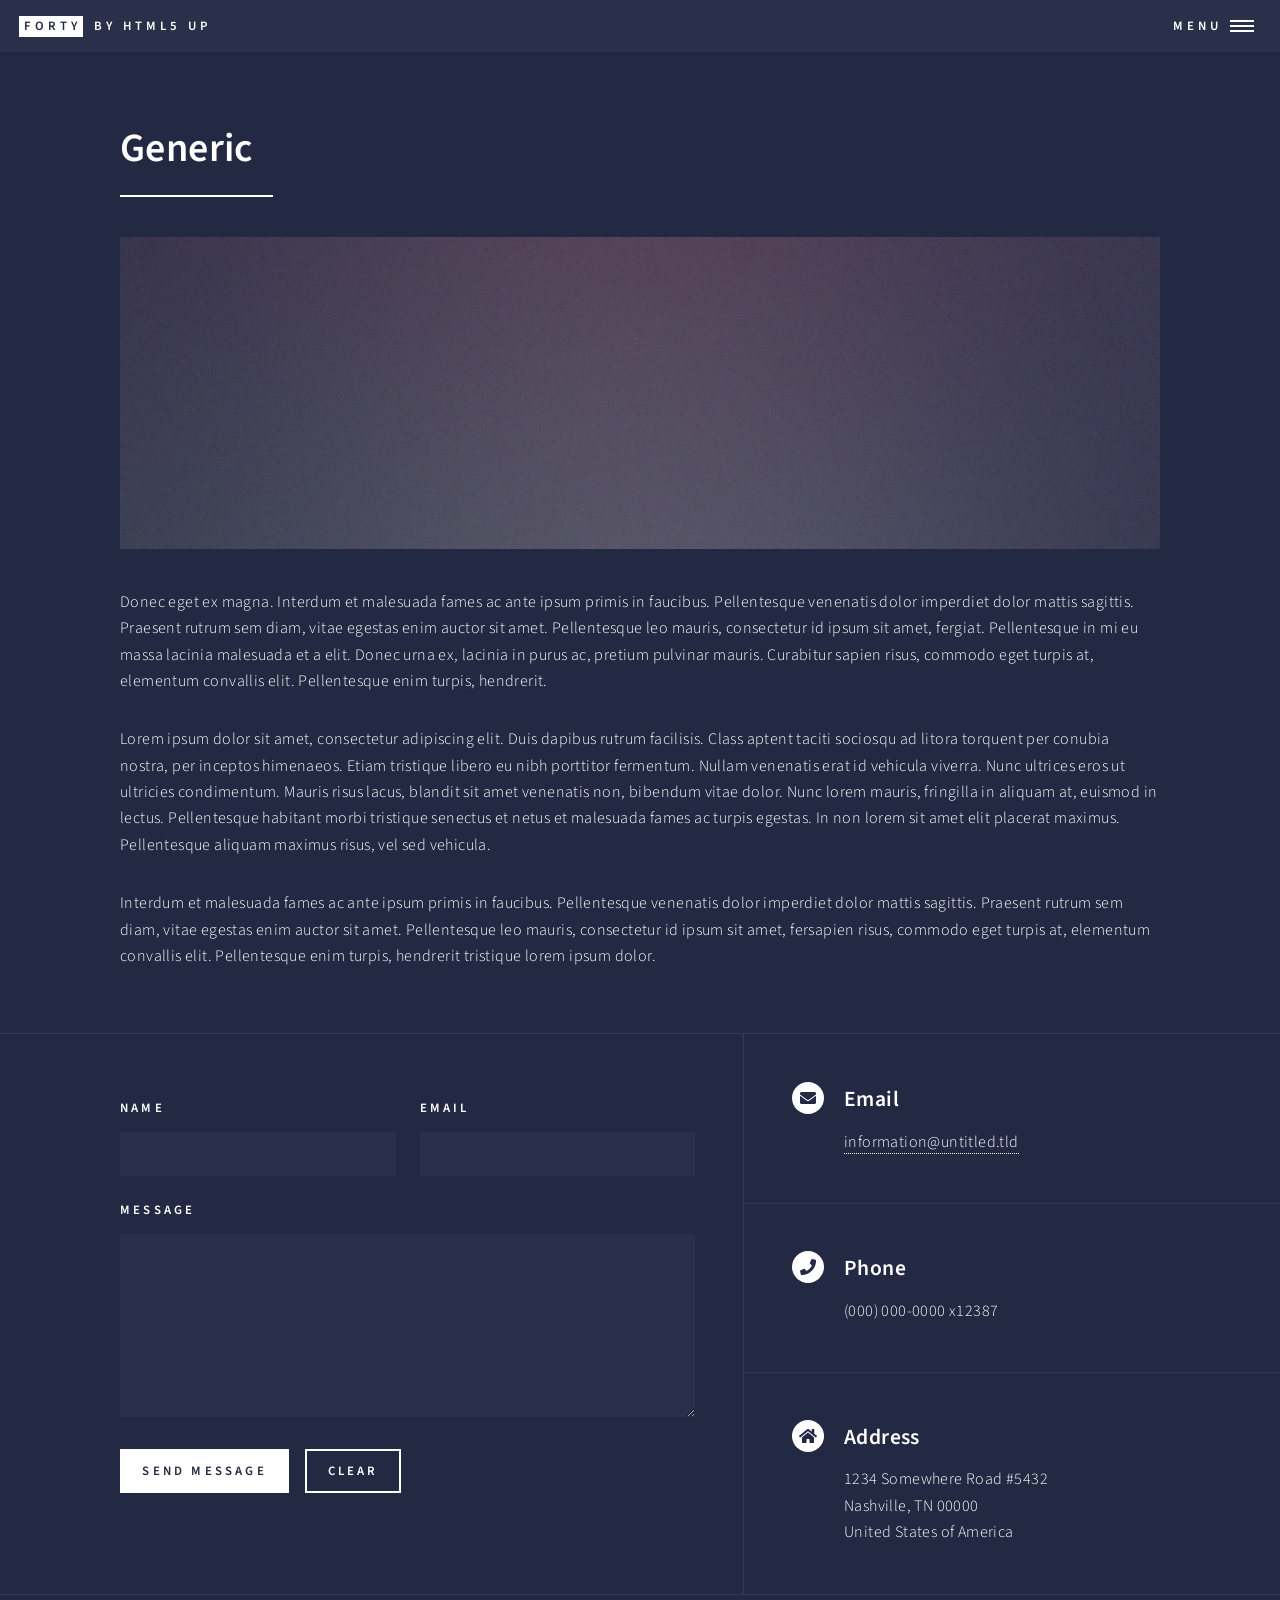
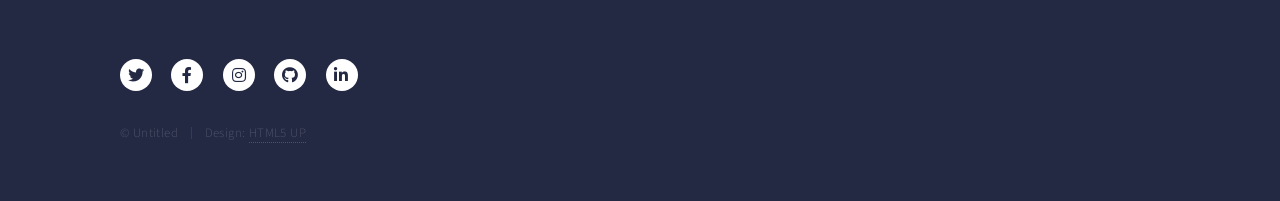
<file: generic.html>
<!DOCTYPE HTML>
<!--
	Forty by HTML5 UP
	html5up.net | @ajlkn
	Free for personal and commercial use under the CCA 3.0 license (html5up.net/license)
-->
<html>
	<head>
		<title>Generic - Forty by HTML5 UP</title>
		<meta charset="utf-8" />
		<meta name="viewport" content="width=device-width, initial-scale=1, user-scalable=no" />
		<link rel="stylesheet" href="assets/css/main.css" />
		<noscript><link rel="stylesheet" href="assets/css/noscript.css" /></noscript>
	</head>
	<body class="is-preload">

		<!-- Wrapper -->
			<div id="wrapper">

				<!-- Header -->
					<header id="header">
						<a href="index.html" class="logo"><strong>Forty</strong> <span>by HTML5 UP</span></a>
						<nav>
							<a href="#menu">Menu</a>
						</nav>
					</header>

				<!-- Menu -->
					<nav id="menu">
						<ul class="links">
							<li><a href="index.html">Home</a></li>
							<li><a href="landing.html">Landing</a></li>
							<li><a href="generic.html">Generic</a></li>
							<li><a href="elements.html">Elements</a></li>
						</ul>
						<ul class="actions stacked">
							<li><a href="#" class="button primary fit">Get Started</a></li>
							<li><a href="#" class="button fit">Log In</a></li>
						</ul>
					</nav>

				<!-- Main -->
					<div id="main" class="alt">

						<!-- One -->
							<section id="one">
								<div class="inner">
									<header class="major">
										<h1>Generic</h1>
									</header>
									<span class="image main"><img src="images/pic11.jpg" alt="" /></span>
									<p>Donec eget ex magna. Interdum et malesuada fames ac ante ipsum primis in faucibus. Pellentesque venenatis dolor imperdiet dolor mattis sagittis. Praesent rutrum sem diam, vitae egestas enim auctor sit amet. Pellentesque leo mauris, consectetur id ipsum sit amet, fergiat. Pellentesque in mi eu massa lacinia malesuada et a elit. Donec urna ex, lacinia in purus ac, pretium pulvinar mauris. Curabitur sapien risus, commodo eget turpis at, elementum convallis elit. Pellentesque enim turpis, hendrerit.</p>
									<p>Lorem ipsum dolor sit amet, consectetur adipiscing elit. Duis dapibus rutrum facilisis. Class aptent taciti sociosqu ad litora torquent per conubia nostra, per inceptos himenaeos. Etiam tristique libero eu nibh porttitor fermentum. Nullam venenatis erat id vehicula viverra. Nunc ultrices eros ut ultricies condimentum. Mauris risus lacus, blandit sit amet venenatis non, bibendum vitae dolor. Nunc lorem mauris, fringilla in aliquam at, euismod in lectus. Pellentesque habitant morbi tristique senectus et netus et malesuada fames ac turpis egestas. In non lorem sit amet elit placerat maximus. Pellentesque aliquam maximus risus, vel sed vehicula.</p>
									<p>Interdum et malesuada fames ac ante ipsum primis in faucibus. Pellentesque venenatis dolor imperdiet dolor mattis sagittis. Praesent rutrum sem diam, vitae egestas enim auctor sit amet. Pellentesque leo mauris, consectetur id ipsum sit amet, fersapien risus, commodo eget turpis at, elementum convallis elit. Pellentesque enim turpis, hendrerit tristique lorem ipsum dolor.</p>
								</div>
							</section>

					</div>

				<!-- Contact -->
					<section id="contact">
						<div class="inner">
							<section>
								<form method="post" action="#">
									<div class="fields">
										<div class="field half">
											<label for="name">Name</label>
											<input type="text" name="name" id="name" />
										</div>
										<div class="field half">
											<label for="email">Email</label>
											<input type="text" name="email" id="email" />
										</div>
										<div class="field">
											<label for="message">Message</label>
											<textarea name="message" id="message" rows="6"></textarea>
										</div>
									</div>
									<ul class="actions">
										<li><input type="submit" value="Send Message" class="primary" /></li>
										<li><input type="reset" value="Clear" /></li>
									</ul>
								</form>
							</section>
							<section class="split">
								<section>
									<div class="contact-method">
										<span class="icon solid alt fa-envelope"></span>
										<h3>Email</h3>
										<a href="#">information@untitled.tld</a>
									</div>
								</section>
								<section>
									<div class="contact-method">
										<span class="icon solid alt fa-phone"></span>
										<h3>Phone</h3>
										<span>(000) 000-0000 x12387</span>
									</div>
								</section>
								<section>
									<div class="contact-method">
										<span class="icon solid alt fa-home"></span>
										<h3>Address</h3>
										<span>1234 Somewhere Road #5432<br />
										Nashville, TN 00000<br />
										United States of America</span>
									</div>
								</section>
							</section>
						</div>
					</section>

				<!-- Footer -->
					<footer id="footer">
						<div class="inner">
							<ul class="icons">
								<li><a href="#" class="icon brands alt fa-twitter"><span class="label">Twitter</span></a></li>
								<li><a href="#" class="icon brands alt fa-facebook-f"><span class="label">Facebook</span></a></li>
								<li><a href="#" class="icon brands alt fa-instagram"><span class="label">Instagram</span></a></li>
								<li><a href="#" class="icon brands alt fa-github"><span class="label">GitHub</span></a></li>
								<li><a href="#" class="icon brands alt fa-linkedin-in"><span class="label">LinkedIn</span></a></li>
							</ul>
							<ul class="copyright">
								<li>&copy; Untitled</li><li>Design: <a href="https://html5up.net">HTML5 UP</a></li>
							</ul>
						</div>
					</footer>

			</div>

		<!-- Scripts -->
			<script src="assets/js/jquery.min.js"></script>
			<script src="assets/js/jquery.scrolly.min.js"></script>
			<script src="assets/js/jquery.scrollex.min.js"></script>
			<script src="assets/js/browser.min.js"></script>
			<script src="assets/js/breakpoints.min.js"></script>
			<script src="assets/js/util.js"></script>
			<script src="assets/js/main.js"></script>

	</body>
</html>
</file>
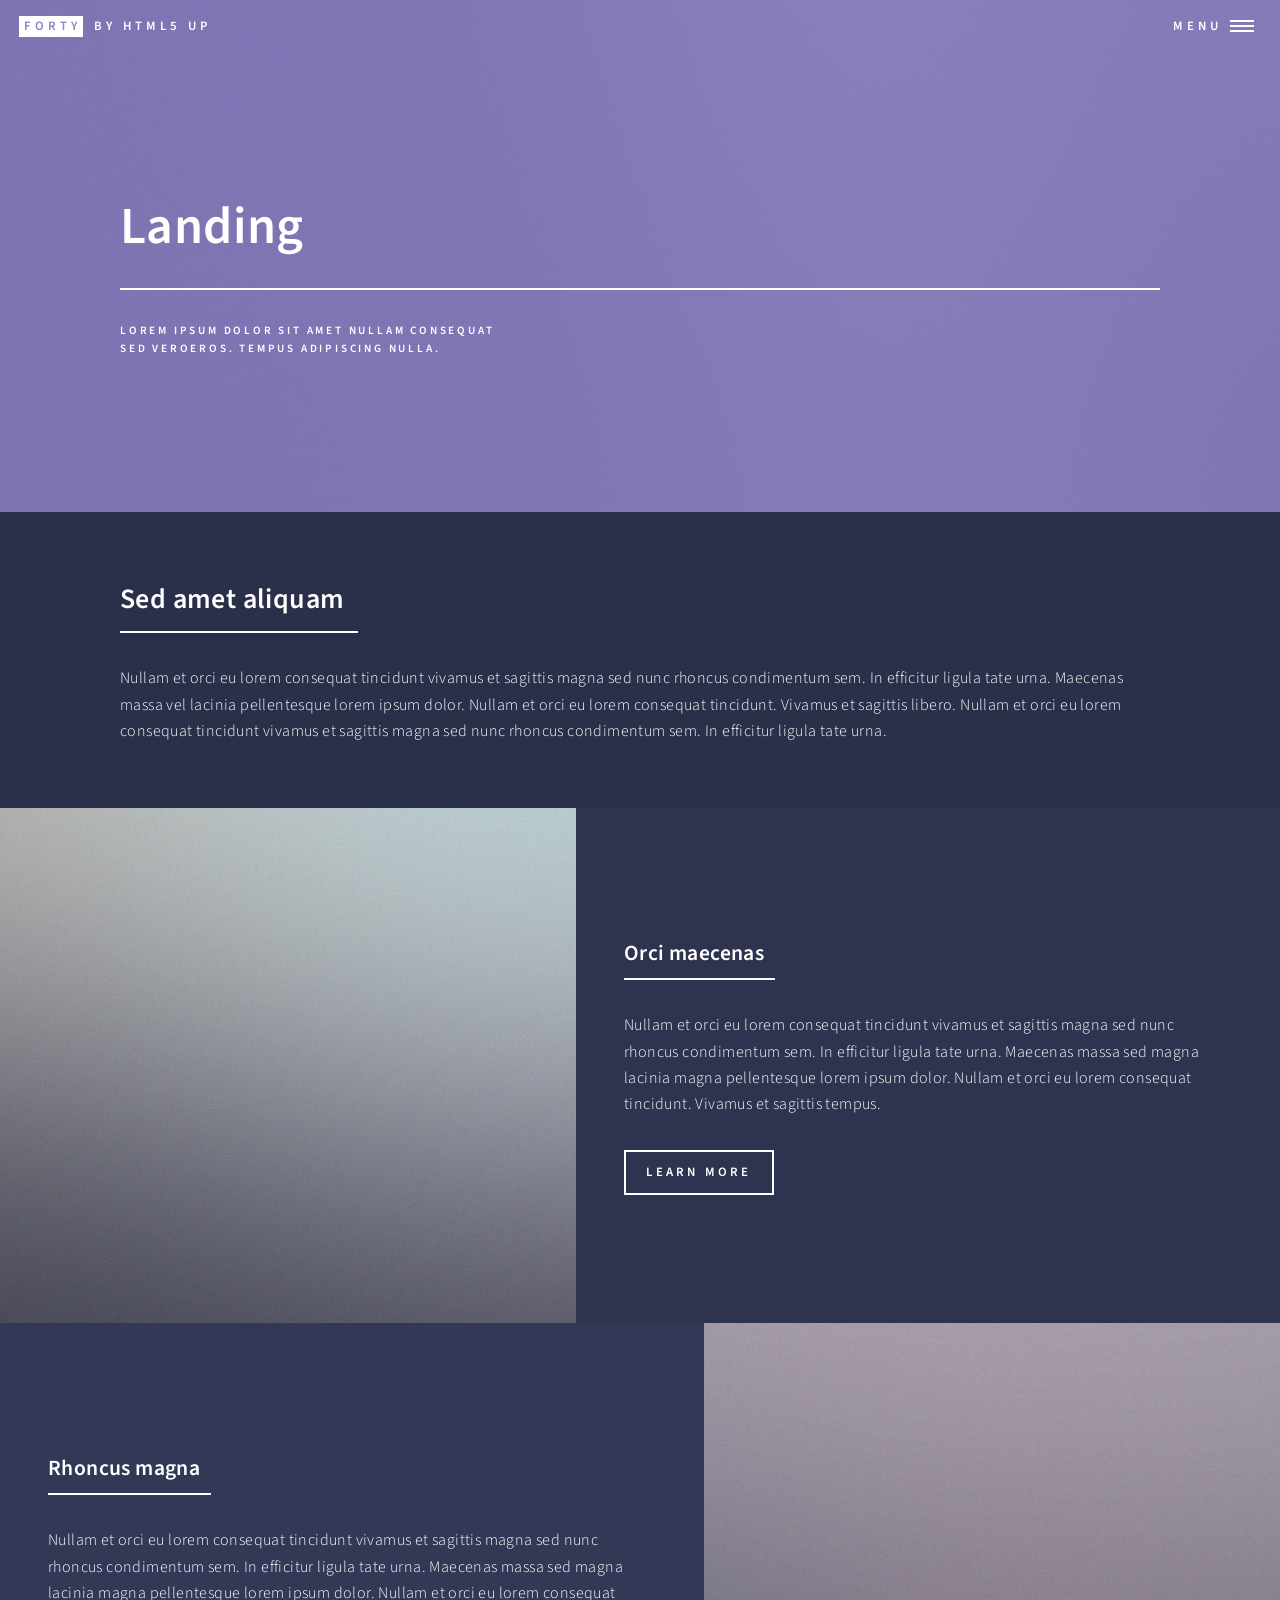
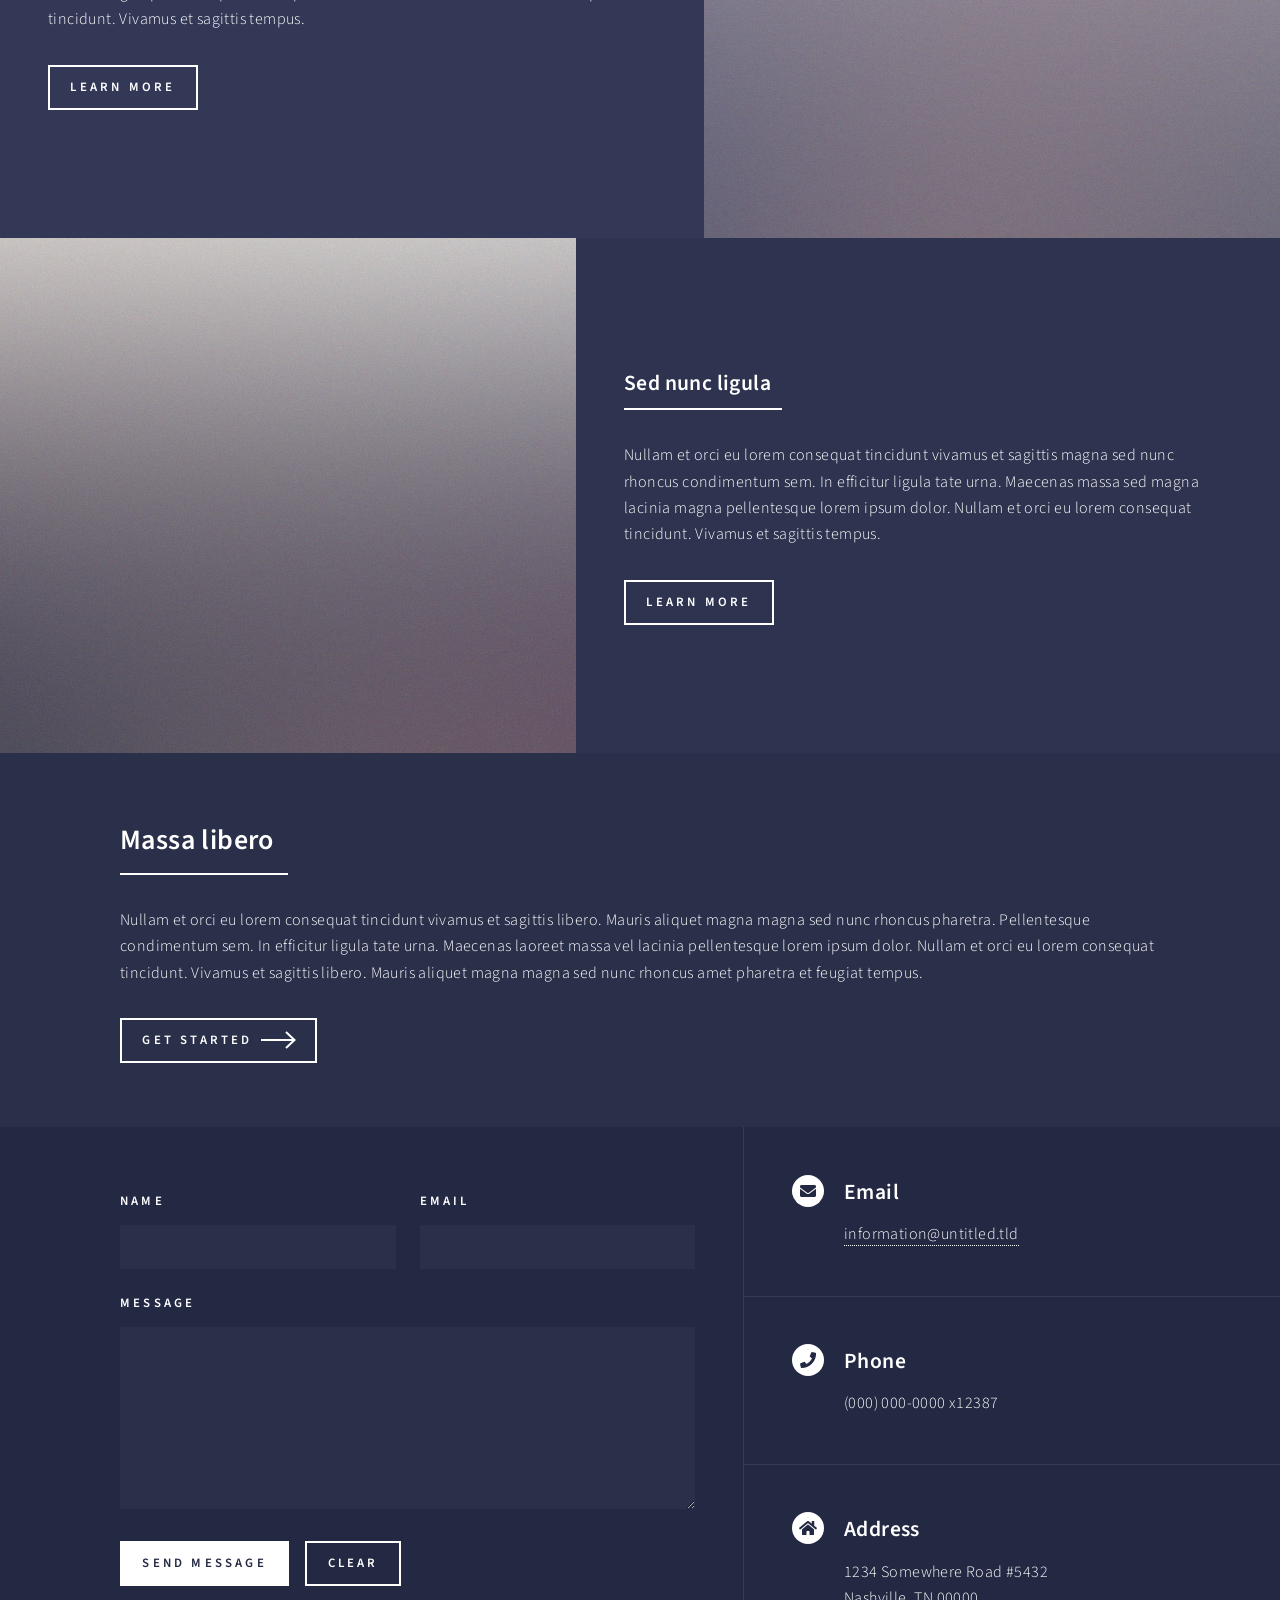
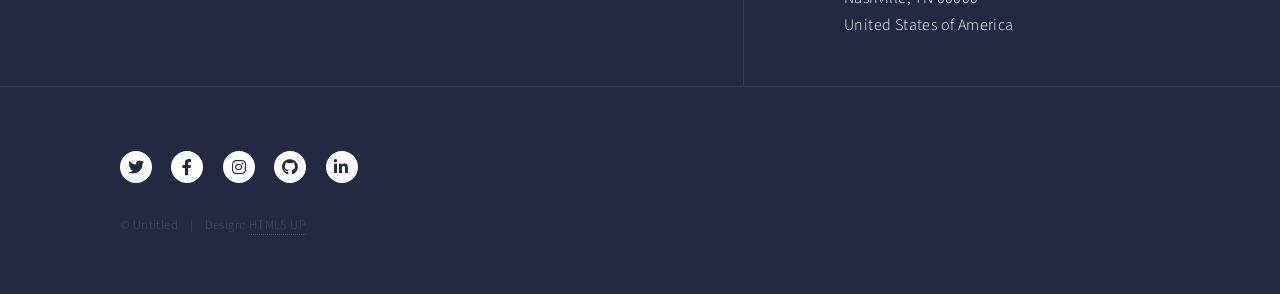
<file: landing.html>
<!DOCTYPE HTML>
<!--
	Forty by HTML5 UP
	html5up.net | @ajlkn
	Free for personal and commercial use under the CCA 3.0 license (html5up.net/license)
-->
<html>
	<head>
		<title>Landing - Forty by HTML5 UP</title>
		<meta charset="utf-8" />
		<meta name="viewport" content="width=device-width, initial-scale=1, user-scalable=no" />
		<link rel="stylesheet" href="assets/css/main.css" />
		<noscript><link rel="stylesheet" href="assets/css/noscript.css" /></noscript>
	</head>
	<body class="is-preload">

		<!-- Wrapper -->
			<div id="wrapper">

				<!-- Header -->
				<!-- Note: The "styleN" class below should match that of the banner element. -->
					<header id="header" class="alt style2">
						<a href="index.html" class="logo"><strong>Forty</strong> <span>by HTML5 UP</span></a>
						<nav>
							<a href="#menu">Menu</a>
						</nav>
					</header>

				<!-- Menu -->
					<nav id="menu">
						<ul class="links">
							<li><a href="index.html">Home</a></li>
							<li><a href="landing.html">Landing</a></li>
							<li><a href="generic.html">Generic</a></li>
							<li><a href="elements.html">Elements</a></li>
						</ul>
						<ul class="actions stacked">
							<li><a href="#" class="button primary fit">Get Started</a></li>
							<li><a href="#" class="button fit">Log In</a></li>
						</ul>
					</nav>

				<!-- Banner -->
				<!-- Note: The "styleN" class below should match that of the header element. -->
					<section id="banner" class="style2">
						<div class="inner">
							<span class="image">
								<img src="images/pic07.jpg" alt="" />
							</span>
							<header class="major">
								<h1>Landing</h1>
							</header>
							<div class="content">
								<p>Lorem ipsum dolor sit amet nullam consequat<br />
								sed veroeros. tempus adipiscing nulla.</p>
							</div>
						</div>
					</section>

				<!-- Main -->
					<div id="main">

						<!-- One -->
							<section id="one">
								<div class="inner">
									<header class="major">
										<h2>Sed amet aliquam</h2>
									</header>
									<p>Nullam et orci eu lorem consequat tincidunt vivamus et sagittis magna sed nunc rhoncus condimentum sem. In efficitur ligula tate urna. Maecenas massa vel lacinia pellentesque lorem ipsum dolor. Nullam et orci eu lorem consequat tincidunt. Vivamus et sagittis libero. Nullam et orci eu lorem consequat tincidunt vivamus et sagittis magna sed nunc rhoncus condimentum sem. In efficitur ligula tate urna.</p>
								</div>
							</section>

						<!-- Two -->
							<section id="two" class="spotlights">
								<section>
									<a href="generic.html" class="image">
										<img src="images/pic08.jpg" alt="" data-position="center center" />
									</a>
									<div class="content">
										<div class="inner">
											<header class="major">
												<h3>Orci maecenas</h3>
											</header>
											<p>Nullam et orci eu lorem consequat tincidunt vivamus et sagittis magna sed nunc rhoncus condimentum sem. In efficitur ligula tate urna. Maecenas massa sed magna lacinia magna pellentesque lorem ipsum dolor. Nullam et orci eu lorem consequat tincidunt. Vivamus et sagittis tempus.</p>
											<ul class="actions">
												<li><a href="generic.html" class="button">Learn more</a></li>
											</ul>
										</div>
									</div>
								</section>
								<section>
									<a href="generic.html" class="image">
										<img src="images/pic09.jpg" alt="" data-position="top center" />
									</a>
									<div class="content">
										<div class="inner">
											<header class="major">
												<h3>Rhoncus magna</h3>
											</header>
											<p>Nullam et orci eu lorem consequat tincidunt vivamus et sagittis magna sed nunc rhoncus condimentum sem. In efficitur ligula tate urna. Maecenas massa sed magna lacinia magna pellentesque lorem ipsum dolor. Nullam et orci eu lorem consequat tincidunt. Vivamus et sagittis tempus.</p>
											<ul class="actions">
												<li><a href="generic.html" class="button">Learn more</a></li>
											</ul>
										</div>
									</div>
								</section>
								<section>
									<a href="generic.html" class="image">
										<img src="images/pic10.jpg" alt="" data-position="25% 25%" />
									</a>
									<div class="content">
										<div class="inner">
											<header class="major">
												<h3>Sed nunc ligula</h3>
											</header>
											<p>Nullam et orci eu lorem consequat tincidunt vivamus et sagittis magna sed nunc rhoncus condimentum sem. In efficitur ligula tate urna. Maecenas massa sed magna lacinia magna pellentesque lorem ipsum dolor. Nullam et orci eu lorem consequat tincidunt. Vivamus et sagittis tempus.</p>
											<ul class="actions">
												<li><a href="generic.html" class="button">Learn more</a></li>
											</ul>
										</div>
									</div>
								</section>
							</section>

						<!-- Three -->
							<section id="three">
								<div class="inner">
									<header class="major">
										<h2>Massa libero</h2>
									</header>
									<p>Nullam et orci eu lorem consequat tincidunt vivamus et sagittis libero. Mauris aliquet magna magna sed nunc rhoncus pharetra. Pellentesque condimentum sem. In efficitur ligula tate urna. Maecenas laoreet massa vel lacinia pellentesque lorem ipsum dolor. Nullam et orci eu lorem consequat tincidunt. Vivamus et sagittis libero. Mauris aliquet magna magna sed nunc rhoncus amet pharetra et feugiat tempus.</p>
									<ul class="actions">
										<li><a href="generic.html" class="button next">Get Started</a></li>
									</ul>
								</div>
							</section>

					</div>

				<!-- Contact -->
					<section id="contact">
						<div class="inner">
							<section>
								<form method="post" action="#">
									<div class="fields">
										<div class="field half">
											<label for="name">Name</label>
											<input type="text" name="name" id="name" />
										</div>
										<div class="field half">
											<label for="email">Email</label>
											<input type="text" name="email" id="email" />
										</div>
										<div class="field">
											<label for="message">Message</label>
											<textarea name="message" id="message" rows="6"></textarea>
										</div>
									</div>
									<ul class="actions">
										<li><input type="submit" value="Send Message" class="primary" /></li>
										<li><input type="reset" value="Clear" /></li>
									</ul>
								</form>
							</section>
							<section class="split">
								<section>
									<div class="contact-method">
										<span class="icon solid alt fa-envelope"></span>
										<h3>Email</h3>
										<a href="#">information@untitled.tld</a>
									</div>
								</section>
								<section>
									<div class="contact-method">
										<span class="icon solid alt fa-phone"></span>
										<h3>Phone</h3>
										<span>(000) 000-0000 x12387</span>
									</div>
								</section>
								<section>
									<div class="contact-method">
										<span class="icon solid alt fa-home"></span>
										<h3>Address</h3>
										<span>1234 Somewhere Road #5432<br />
										Nashville, TN 00000<br />
										United States of America</span>
									</div>
								</section>
							</section>
						</div>
					</section>

				<!-- Footer -->
					<footer id="footer">
						<div class="inner">
							<ul class="icons">
								<li><a href="#" class="icon brands alt fa-twitter"><span class="label">Twitter</span></a></li>
								<li><a href="#" class="icon brands alt fa-facebook-f"><span class="label">Facebook</span></a></li>
								<li><a href="#" class="icon brands alt fa-instagram"><span class="label">Instagram</span></a></li>
								<li><a href="#" class="icon brands alt fa-github"><span class="label">GitHub</span></a></li>
								<li><a href="#" class="icon brands alt fa-linkedin-in"><span class="label">LinkedIn</span></a></li>
							</ul>
							<ul class="copyright">
								<li>&copy; Untitled</li><li>Design: <a href="https://html5up.net">HTML5 UP</a></li>
							</ul>
						</div>
					</footer>

			</div>

		<!-- Scripts -->
			<script src="assets/js/jquery.min.js"></script>
			<script src="assets/js/jquery.scrolly.min.js"></script>
			<script src="assets/js/jquery.scrollex.min.js"></script>
			<script src="assets/js/browser.min.js"></script>
			<script src="assets/js/breakpoints.min.js"></script>
			<script src="assets/js/util.js"></script>
			<script src="assets/js/main.js"></script>

	</body>
</html>
</file>
<file: assets/css/noscript.css>
/*
	Forty by HTML5 UP
	html5up.net | @ajlkn
	Free for personal and commercial use under the CCA 3.0 license (html5up.net/license)
*/

/* Banner */

	body.is-preload #banner:after {
		opacity: 0.85;
	}

	body.is-preload #banner > .inner {
		-moz-filter: none;
		-webkit-filter: none;
		-ms-filter: none;
		filter: none;
		-moz-transform: none;
		-webkit-transform: none;
		-ms-transform: none;
		transform: none;
		opacity: 1;
	}
</file>
<file: assets/css/main.css>
@import url(fontawesome-all.min.css);
@import url("https://fonts.googleapis.com/css?family=Source+Sans+Pro:300,300italic,600,600italic");

/*
	Forty by HTML5 UP
	html5up.net | @ajlkn
	Free for personal and commercial use under the CCA 3.0 license (html5up.net/license)
*/

html, body, div, span, applet, object,
iframe, h1, h2, h3, h4, h5, h6, p, blockquote,
pre, a, abbr, acronym, address, big, cite,
code, del, dfn, em, img, ins, kbd, q, s, samp,
small, strike, strong, sub, sup, tt, var, b,
u, i, center, dl, dt, dd, ol, ul, li, fieldset,
form, label, legend, table, caption, tbody,
tfoot, thead, tr, th, td, article, aside,
canvas, details, embed, figure, figcaption,
footer, header, hgroup, menu, nav, output, ruby,
section, summary, time, mark, audio, video {
	margin: 0;
	padding: 0;
	border: 0;
	font-size: 100%;
	font: inherit;
	vertical-align: baseline;}

article, aside, details, figcaption, figure,
footer, header, hgroup, menu, nav, section {
	display: block;}

body {
	line-height: 1;
}

ol, ul {
	list-style: none;
}

blockquote, q {
	quotes: none;
}

	blockquote:before, blockquote:after, q:before, q:after {
		content: '';
		content: none;
	}

table {
	border-collapse: collapse;
	border-spacing: 0;
}

body {
	-webkit-text-size-adjust: none;
}

mark {
	background-color: transparent;
	color: inherit;
}

input::-moz-focus-inner {
	border: 0;
	padding: 0;
}

input, select, textarea {
	-moz-appearance: none;
	-webkit-appearance: none;
	-ms-appearance: none;
	appearance: none;
}

/* Basic */

	@-ms-viewport {
		width: device-width;
	}

	body {
		-ms-overflow-style: scrollbar;
	}

	@media screen and (max-width: 480px) {

		html, body {
			min-width: 320px;
		}

	}

	html {
		box-sizing: border-box;
	}

	*, *:before, *:after {
		box-sizing: inherit;
	}

	body {
		background: #242943;
	}

		body.is-preload *, body.is-preload *:before, body.is-preload *:after {
			-moz-animation: none !important;
			-webkit-animation: none !important;
			-ms-animation: none !important;
			animation: none !important;
			-moz-transition: none !important;
			-webkit-transition: none !important;
			-ms-transition: none !important;
			transition: none !important;
		}

/* Type */

	body, input, select, textarea {
		color: #ffffff;
		font-family: "Source Sans Pro", Helvetica, sans-serif;
		font-size: 17pt;
		font-weight: 300;
		letter-spacing: 0.025em;
		line-height: 1.65;
	}

		@media screen and (max-width: 1680px) {

			body, input, select, textarea {
				font-size: 14pt;
			}

		}

		@media screen and (max-width: 1280px) {

			body, input, select, textarea {
				font-size: 12pt;
			}

		}

		@media screen and (max-width: 360px) {

			body, input, select, textarea {
				font-size: 11pt;
			}

		}

	a {
		-moz-transition: color 0.2s ease-in-out, border-bottom-color 0.2s ease-in-out;
		-webkit-transition: color 0.2s ease-in-out, border-bottom-color 0.2s ease-in-out;
		-ms-transition: color 0.2s ease-in-out, border-bottom-color 0.2s ease-in-out;
		transition: color 0.2s ease-in-out, border-bottom-color 0.2s ease-in-out;
		border-bottom: dotted 1px;
		color: inherit;
		text-decoration: none;
	}

		a:hover {
			border-bottom-color: transparent;
			color: #9bf1ff !important;
		}

		a:active {
			color: #53e3fb !important;
		}

	strong, b {
		color: #ffffff;
		font-weight: 600;
	}

	em, i {
		font-style: italic;
	}

	p {
		margin: 0 0 2em 0;
	}

	h1, h2, h3, h4, h5, h6 {
		color: #ffffff;
		font-weight: 600;
		line-height: 1.65;
		margin: 0 0 1em 0;
	}

		h1 a, h2 a, h3 a, h4 a, h5 a, h6 a {
			color: inherit;
			border-bottom: 0;
		}

	h1 {
		font-size: 2.5em;
	}

	h2 {
		font-size: 1.75em;
	}

	h3 {
		font-size: 1.35em;
	}

	h4 {
		font-size: 1.1em;
	}

	h5 {
		font-size: 0.9em;
	}

	h6 {
		font-size: 0.7em;
	}

	@media screen and (max-width: 736px) {

		h1 {
			font-size: 2em;
		}

		h2 {
			font-size: 1.5em;
		}

		h3 {
			font-size: 1.25em;
		}

	}

	sub {
		font-size: 0.8em;
		position: relative;
		top: 0.5em;
	}

	sup {
		font-size: 0.8em;
		position: relative;
		top: -0.5em;
	}

	blockquote {
		border-left: solid 4px rgba(212, 212, 255, 0.1);
		font-style: italic;
		margin: 0 0 2em 0;
		padding: 0.5em 0 0.5em 2em;
	}

	code {
		background: rgba(212, 212, 255, 0.035);
		font-family: "Courier New", monospace;
		font-size: 0.9em;
		margin: 0 0.25em;
		padding: 0.25em 0.65em;
	}

	pre {
		-webkit-overflow-scrolling: touch;
		font-family: "Courier New", monospace;
		font-size: 0.9em;
		margin: 0 0 2em 0;
	}

		pre code {
			display: block;
			line-height: 1.75;
			padding: 1em 1.5em;
			overflow-x: auto;
		}

	hr {
		border: 0;
		border-bottom: solid 1px rgba(212, 212, 255, 0.1);
		margin: 2em 0;
	}

		hr.major {
			margin: 3em 0;
		}

	.align-left {
		text-align: left;
	}

	.align-center {
		text-align: center;
	}

	.align-right {
		text-align: right;
	}

/* Row */

	.row {
		display: flex;
		flex-wrap: wrap;
		box-sizing: border-box;
		align-items: stretch;
	}

		.row > * {
			box-sizing: border-box;
		}

		.row.gtr-uniform > * > :last-child {
			margin-bottom: 0;
		}

		.row.aln-left {
			justify-content: flex-start;
		}

		.row.aln-center {
			justify-content: center;
		}

		.row.aln-right {
			justify-content: flex-end;
		}

		.row.aln-top {
			align-items: flex-start;
		}

		.row.aln-middle {
			align-items: center;
		}

		.row.aln-bottom {
			align-items: flex-end;
		}

		.row > .imp {
			order: -1;
		}

		.row > .col-1 {
			width: 8.33333%;
		}

		.row > .off-1 {
			margin-left: 8.33333%;
		}

		.row > .col-2 {
			width: 16.66667%;
		}

		.row > .off-2 {
			margin-left: 16.66667%;
		}

		.row > .col-3 {
			width: 25%;
		}

		.row > .off-3 {
			margin-left: 25%;
		}

		.row > .col-4 {
			width: 33.33333%;
		}

		.row > .off-4 {
			margin-left: 33.33333%;
		}

		.row > .col-5 {
			width: 41.66667%;
		}

		.row > .off-5 {
			margin-left: 41.66667%;
		}

		.row > .col-6 {
			width: 50%;
		}

		.row > .off-6 {
			margin-left: 50%;
		}

		.row > .col-7 {
			width: 58.33333%;
		}

		.row > .off-7 {
			margin-left: 58.33333%;
		}

		.row > .col-8 {
			width: 66.66667%;
		}

		.row > .off-8 {
			margin-left: 66.66667%;
		}

		.row > .col-9 {
			width: 75%;
		}

		.row > .off-9 {
			margin-left: 75%;
		}

		.row > .col-10 {
			width: 83.33333%;
		}

		.row > .off-10 {
			margin-left: 83.33333%;
		}

		.row > .col-11 {
			width: 91.66667%;
		}

		.row > .off-11 {
			margin-left: 91.66667%;
		}

		.row > .col-12 {
			width: 100%;
		}

		.row > .off-12 {
			margin-left: 100%;
		}

		.row.gtr-0 {
			margin-top: 0;
			margin-left: 0em;
		}

			.row.gtr-0 > * {
				padding: 0 0 0 0em;
			}

			.row.gtr-0.gtr-uniform {
				margin-top: 0em;
			}

				.row.gtr-0.gtr-uniform > * {
					padding-top: 0em;
				}

		.row.gtr-25 {
			margin-top: 0;
			margin-left: -0.5em;
		}

			.row.gtr-25 > * {
				padding: 0 0 0 0.5em;
			}

			.row.gtr-25.gtr-uniform {
				margin-top: -0.5em;
			}

				.row.gtr-25.gtr-uniform > * {
					padding-top: 0.5em;
				}

		.row.gtr-50 {
			margin-top: 0;
			margin-left: -1em;
		}

			.row.gtr-50 > * {
				padding: 0 0 0 1em;
			}

			.row.gtr-50.gtr-uniform {
				margin-top: -1em;
			}

				.row.gtr-50.gtr-uniform > * {
					padding-top: 1em;
				}

		.row {
			margin-top: 0;
			margin-left: -2em;
		}

			.row > * {
				padding: 0 0 0 2em;
			}

			.row.gtr-uniform {
				margin-top: -2em;
			}

				.row.gtr-uniform > * {
					padding-top: 2em;
				}

		.row.gtr-150 {
			margin-top: 0;
			margin-left: -3em;
		}

			.row.gtr-150 > * {
				padding: 0 0 0 3em;
			}

			.row.gtr-150.gtr-uniform {
				margin-top: -3em;
			}

				.row.gtr-150.gtr-uniform > * {
					padding-top: 3em;
				}

		.row.gtr-200 {
			margin-top: 0;
			margin-left: -4em;
		}

			.row.gtr-200 > * {
				padding: 0 0 0 4em;
			}

			.row.gtr-200.gtr-uniform {
				margin-top: -4em;
			}

				.row.gtr-200.gtr-uniform > * {
					padding-top: 4em;
				}

		@media screen and (max-width: 1680px) {

			.row {
				display: flex;
				flex-wrap: wrap;
				box-sizing: border-box;
				align-items: stretch;
			}

				.row > * {
					box-sizing: border-box;
				}

				.row.gtr-uniform > * > :last-child {
					margin-bottom: 0;
				}

				.row.aln-left {
					justify-content: flex-start;
				}

				.row.aln-center {
					justify-content: center;
				}

				.row.aln-right {
					justify-content: flex-end;
				}

				.row.aln-top {
					align-items: flex-start;
				}

				.row.aln-middle {
					align-items: center;
				}

				.row.aln-bottom {
					align-items: flex-end;
				}

				.row > .imp-xlarge {
					order: -1;
				}

				.row > .col-1-xlarge {
					width: 8.33333%;
				}

				.row > .off-1-xlarge {
					margin-left: 8.33333%;
				}

				.row > .col-2-xlarge {
					width: 16.66667%;
				}

				.row > .off-2-xlarge {
					margin-left: 16.66667%;
				}

				.row > .col-3-xlarge {
					width: 25%;
				}

				.row > .off-3-xlarge {
					margin-left: 25%;
				}

				.row > .col-4-xlarge {
					width: 33.33333%;
				}

				.row > .off-4-xlarge {
					margin-left: 33.33333%;
				}

				.row > .col-5-xlarge {
					width: 41.66667%;
				}

				.row > .off-5-xlarge {
					margin-left: 41.66667%;
				}

				.row > .col-6-xlarge {
					width: 50%;
				}

				.row > .off-6-xlarge {
					margin-left: 50%;
				}

				.row > .col-7-xlarge {
					width: 58.33333%;
				}

				.row > .off-7-xlarge {
					margin-left: 58.33333%;
				}

				.row > .col-8-xlarge {
					width: 66.66667%;
				}

				.row > .off-8-xlarge {
					margin-left: 66.66667%;
				}

				.row > .col-9-xlarge {
					width: 75%;
				}

				.row > .off-9-xlarge {
					margin-left: 75%;
				}

				.row > .col-10-xlarge {
					width: 83.33333%;
				}

				.row > .off-10-xlarge {
					margin-left: 83.33333%;
				}

				.row > .col-11-xlarge {
					width: 91.66667%;
				}

				.row > .off-11-xlarge {
					margin-left: 91.66667%;
				}

				.row > .col-12-xlarge {
					width: 100%;
				}

				.row > .off-12-xlarge {
					margin-left: 100%;
				}

				.row.gtr-0 {
					margin-top: 0;
					margin-left: 0em;
				}

					.row.gtr-0 > * {
						padding: 0 0 0 0em;
					}

					.row.gtr-0.gtr-uniform {
						margin-top: 0em;
					}

						.row.gtr-0.gtr-uniform > * {
							padding-top: 0em;
						}

				.row.gtr-25 {
					margin-top: 0;
					margin-left: -0.5em;
				}

					.row.gtr-25 > * {
						padding: 0 0 0 0.5em;
					}

					.row.gtr-25.gtr-uniform {
						margin-top: -0.5em;
					}

						.row.gtr-25.gtr-uniform > * {
							padding-top: 0.5em;
						}

				.row.gtr-50 {
					margin-top: 0;
					margin-left: -1em;
				}

					.row.gtr-50 > * {
						padding: 0 0 0 1em;
					}

					.row.gtr-50.gtr-uniform {
						margin-top: -1em;
					}

						.row.gtr-50.gtr-uniform > * {
							padding-top: 1em;
						}

				.row {
					margin-top: 0;
					margin-left: -2em;
				}

					.row > * {
						padding: 0 0 0 2em;
					}

					.row.gtr-uniform {
						margin-top: -2em;
					}

						.row.gtr-uniform > * {
							padding-top: 2em;
						}

				.row.gtr-150 {
					margin-top: 0;
					margin-left: -3em;
				}

					.row.gtr-150 > * {
						padding: 0 0 0 3em;
					}

					.row.gtr-150.gtr-uniform {
						margin-top: -3em;
					}

						.row.gtr-150.gtr-uniform > * {
							padding-top: 3em;
						}

				.row.gtr-200 {
					margin-top: 0;
					margin-left: -4em;
				}

					.row.gtr-200 > * {
						padding: 0 0 0 4em;
					}

					.row.gtr-200.gtr-uniform {
						margin-top: -4em;
					}

						.row.gtr-200.gtr-uniform > * {
							padding-top: 4em;
						}

		}

		@media screen and (max-width: 1280px) {

			.row {
				display: flex;
				flex-wrap: wrap;
				box-sizing: border-box;
				align-items: stretch;
			}

				.row > * {
					box-sizing: border-box;
				}

				.row.gtr-uniform > * > :last-child {
					margin-bottom: 0;
				}

				.row.aln-left {
					justify-content: flex-start;
				}

				.row.aln-center {
					justify-content: center;
				}

				.row.aln-right {
					justify-content: flex-end;
				}

				.row.aln-top {
					align-items: flex-start;
				}

				.row.aln-middle {
					align-items: center;
				}

				.row.aln-bottom {
					align-items: flex-end;
				}

				.row > .imp-large {
					order: -1;
				}

				.row > .col-1-large {
					width: 8.33333%;
				}

				.row > .off-1-large {
					margin-left: 8.33333%;
				}

				.row > .col-2-large {
					width: 16.66667%;
				}

				.row > .off-2-large {
					margin-left: 16.66667%;
				}

				.row > .col-3-large {
					width: 25%;
				}

				.row > .off-3-large {
					margin-left: 25%;
				}

				.row > .col-4-large {
					width: 33.33333%;
				}

				.row > .off-4-large {
					margin-left: 33.33333%;
				}

				.row > .col-5-large {
					width: 41.66667%;
				}

				.row > .off-5-large {
					margin-left: 41.66667%;
				}

				.row > .col-6-large {
					width: 50%;
				}

				.row > .off-6-large {
					margin-left: 50%;
				}

				.row > .col-7-large {
					width: 58.33333%;
				}

				.row > .off-7-large {
					margin-left: 58.33333%;
				}

				.row > .col-8-large {
					width: 66.66667%;
				}

				.row > .off-8-large {
					margin-left: 66.66667%;
				}

				.row > .col-9-large {
					width: 75%;
				}

				.row > .off-9-large {
					margin-left: 75%;
				}

				.row > .col-10-large {
					width: 83.33333%;
				}

				.row > .off-10-large {
					margin-left: 83.33333%;
				}

				.row > .col-11-large {
					width: 91.66667%;
				}

				.row > .off-11-large {
					margin-left: 91.66667%;
				}

				.row > .col-12-large {
					width: 100%;
				}

				.row > .off-12-large {
					margin-left: 100%;
				}

				.row.gtr-0 {
					margin-top: 0;
					margin-left: 0em;
				}

					.row.gtr-0 > * {
						padding: 0 0 0 0em;
					}

					.row.gtr-0.gtr-uniform {
						margin-top: 0em;
					}

						.row.gtr-0.gtr-uniform > * {
							padding-top: 0em;
						}

				.row.gtr-25 {
					margin-top: 0;
					margin-left: -0.375em;
				}

					.row.gtr-25 > * {
						padding: 0 0 0 0.375em;
					}

					.row.gtr-25.gtr-uniform {
						margin-top: -0.375em;
					}

						.row.gtr-25.gtr-uniform > * {
							padding-top: 0.375em;
						}

				.row.gtr-50 {
					margin-top: 0;
					margin-left: -0.75em;
				}

					.row.gtr-50 > * {
						padding: 0 0 0 0.75em;
					}

					.row.gtr-50.gtr-uniform {
						margin-top: -0.75em;
					}

						.row.gtr-50.gtr-uniform > * {
							padding-top: 0.75em;
						}

				.row {
					margin-top: 0;
					margin-left: -1.5em;
				}

					.row > * {
						padding: 0 0 0 1.5em;
					}

					.row.gtr-uniform {
						margin-top: -1.5em;
					}

						.row.gtr-uniform > * {
							padding-top: 1.5em;
						}

				.row.gtr-150 {
					margin-top: 0;
					margin-left: -2.25em;
				}

					.row.gtr-150 > * {
						padding: 0 0 0 2.25em;
					}

					.row.gtr-150.gtr-uniform {
						margin-top: -2.25em;
					}

						.row.gtr-150.gtr-uniform > * {
							padding-top: 2.25em;
						}

				.row.gtr-200 {
					margin-top: 0;
					margin-left: -3em;
				}

					.row.gtr-200 > * {
						padding: 0 0 0 3em;
					}

					.row.gtr-200.gtr-uniform {
						margin-top: -3em;
					}

						.row.gtr-200.gtr-uniform > * {
							padding-top: 3em;
						}

		}

		@media screen and (max-width: 980px) {

			.row {
				display: flex;
				flex-wrap: wrap;
				box-sizing: border-box;
				align-items: stretch;
			}

				.row > * {
					box-sizing: border-box;
				}

				.row.gtr-uniform > * > :last-child {
					margin-bottom: 0;
				}

				.row.aln-left {
					justify-content: flex-start;
				}

				.row.aln-center {
					justify-content: center;
				}

				.row.aln-right {
					justify-content: flex-end;
				}

				.row.aln-top {
					align-items: flex-start;
				}

				.row.aln-middle {
					align-items: center;
				}

				.row.aln-bottom {
					align-items: flex-end;
				}

				.row > .imp-medium {
					order: -1;
				}

				.row > .col-1-medium {
					width: 8.33333%;
				}

				.row > .off-1-medium {
					margin-left: 8.33333%;
				}

				.row > .col-2-medium {
					width: 16.66667%;
				}

				.row > .off-2-medium {
					margin-left: 16.66667%;
				}

				.row > .col-3-medium {
					width: 25%;
				}

				.row > .off-3-medium {
					margin-left: 25%;
				}

				.row > .col-4-medium {
					width: 33.33333%;
				}

				.row > .off-4-medium {
					margin-left: 33.33333%;
				}

				.row > .col-5-medium {
					width: 41.66667%;
				}

				.row > .off-5-medium {
					margin-left: 41.66667%;
				}

				.row > .col-6-medium {
					width: 50%;
				}

				.row > .off-6-medium {
					margin-left: 50%;
				}

				.row > .col-7-medium {
					width: 58.33333%;
				}

				.row > .off-7-medium {
					margin-left: 58.33333%;
				}

				.row > .col-8-medium {
					width: 66.66667%;
				}

				.row > .off-8-medium {
					margin-left: 66.66667%;
				}

				.row > .col-9-medium {
					width: 75%;
				}

				.row > .off-9-medium {
					margin-left: 75%;
				}

				.row > .col-10-medium {
					width: 83.33333%;
				}

				.row > .off-10-medium {
					margin-left: 83.33333%;
				}

				.row > .col-11-medium {
					width: 91.66667%;
				}

				.row > .off-11-medium {
					margin-left: 91.66667%;
				}

				.row > .col-12-medium {
					width: 100%;
				}

				.row > .off-12-medium {
					margin-left: 100%;
				}

				.row.gtr-0 {
					margin-top: 0;
					margin-left: 0em;
				}

					.row.gtr-0 > * {
						padding: 0 0 0 0em;
					}

					.row.gtr-0.gtr-uniform {
						margin-top: 0em;
					}

						.row.gtr-0.gtr-uniform > * {
							padding-top: 0em;
						}

				.row.gtr-25 {
					margin-top: 0;
					margin-left: -0.375em;
				}

					.row.gtr-25 > * {
						padding: 0 0 0 0.375em;
					}

					.row.gtr-25.gtr-uniform {
						margin-top: -0.375em;
					}

						.row.gtr-25.gtr-uniform > * {
							padding-top: 0.375em;
						}

				.row.gtr-50 {
					margin-top: 0;
					margin-left: -0.75em;
				}

					.row.gtr-50 > * {
						padding: 0 0 0 0.75em;
					}

					.row.gtr-50.gtr-uniform {
						margin-top: -0.75em;
					}

						.row.gtr-50.gtr-uniform > * {
							padding-top: 0.75em;
						}

				.row {
					margin-top: 0;
					margin-left: -1.5em;
				}

					.row > * {
						padding: 0 0 0 1.5em;
					}

					.row.gtr-uniform {
						margin-top: -1.5em;
					}

						.row.gtr-uniform > * {
							padding-top: 1.5em;
						}

				.row.gtr-150 {
					margin-top: 0;
					margin-left: -2.25em;
				}

					.row.gtr-150 > * {
						padding: 0 0 0 2.25em;
					}

					.row.gtr-150.gtr-uniform {
						margin-top: -2.25em;
					}

						.row.gtr-150.gtr-uniform > * {
							padding-top: 2.25em;
						}

				.row.gtr-200 {
					margin-top: 0;
					margin-left: -3em;
				}

					.row.gtr-200 > * {
						padding: 0 0 0 3em;
					}

					.row.gtr-200.gtr-uniform {
						margin-top: -3em;
					}

						.row.gtr-200.gtr-uniform > * {
							padding-top: 3em;
						}

		}

		@media screen and (max-width: 736px) {

			.row {
				display: flex;
				flex-wrap: wrap;
				box-sizing: border-box;
				align-items: stretch;
			}

				.row > * {
					box-sizing: border-box;
				}

				.row.gtr-uniform > * > :last-child {
					margin-bottom: 0;
				}

				.row.aln-left {
					justify-content: flex-start;
				}

				.row.aln-center {
					justify-content: center;
				}

				.row.aln-right {
					justify-content: flex-end;
				}

				.row.aln-top {
					align-items: flex-start;
				}

				.row.aln-middle {
					align-items: center;
				}

				.row.aln-bottom {
					align-items: flex-end;
				}

				.row > .imp-small {
					order: -1;
				}

				.row > .col-1-small {
					width: 8.33333%;
				}

				.row > .off-1-small {
					margin-left: 8.33333%;
				}

				.row > .col-2-small {
					width: 16.66667%;
				}

				.row > .off-2-small {
					margin-left: 16.66667%;
				}

				.row > .col-3-small {
					width: 25%;
				}

				.row > .off-3-small {
					margin-left: 25%;
				}

				.row > .col-4-small {
					width: 33.33333%;
				}

				.row > .off-4-small {
					margin-left: 33.33333%;
				}

				.row > .col-5-small {
					width: 41.66667%;
				}

				.row > .off-5-small {
					margin-left: 41.66667%;
				}

				.row > .col-6-small {
					width: 50%;
				}

				.row > .off-6-small {
					margin-left: 50%;
				}

				.row > .col-7-small {
					width: 58.33333%;
				}

				.row > .off-7-small {
					margin-left: 58.33333%;
				}

				.row > .col-8-small {
					width: 66.66667%;
				}

				.row > .off-8-small {
					margin-left: 66.66667%;
				}

				.row > .col-9-small {
					width: 75%;
				}

				.row > .off-9-small {
					margin-left: 75%;
				}

				.row > .col-10-small {
					width: 83.33333%;
				}

				.row > .off-10-small {
					margin-left: 83.33333%;
				}

				.row > .col-11-small {
					width: 91.66667%;
				}

				.row > .off-11-small {
					margin-left: 91.66667%;
				}

				.row > .col-12-small {
					width: 100%;
				}

				.row > .off-12-small {
					margin-left: 100%;
				}

				.row.gtr-0 {
					margin-top: 0;
					margin-left: 0em;
				}

					.row.gtr-0 > * {
						padding: 0 0 0 0em;
					}

					.row.gtr-0.gtr-uniform {
						margin-top: 0em;
					}

						.row.gtr-0.gtr-uniform > * {
							padding-top: 0em;
						}

				.row.gtr-25 {
					margin-top: 0;
					margin-left: -0.3125em;
				}

					.row.gtr-25 > * {
						padding: 0 0 0 0.3125em;
					}

					.row.gtr-25.gtr-uniform {
						margin-top: -0.3125em;
					}

						.row.gtr-25.gtr-uniform > * {
							padding-top: 0.3125em;
						}

				.row.gtr-50 {
					margin-top: 0;
					margin-left: -0.625em;
				}

					.row.gtr-50 > * {
						padding: 0 0 0 0.625em;
					}

					.row.gtr-50.gtr-uniform {
						margin-top: -0.625em;
					}

						.row.gtr-50.gtr-uniform > * {
							padding-top: 0.625em;
						}

				.row {
					margin-top: 0;
					margin-left: -1.25em;
				}

					.row > * {
						padding: 0 0 0 1.25em;
					}

					.row.gtr-uniform {
						margin-top: -1.25em;
					}

						.row.gtr-uniform > * {
							padding-top: 1.25em;
						}

				.row.gtr-150 {
					margin-top: 0;
					margin-left: -1.875em;
				}

					.row.gtr-150 > * {
						padding: 0 0 0 1.875em;
					}

					.row.gtr-150.gtr-uniform {
						margin-top: -1.875em;
					}

						.row.gtr-150.gtr-uniform > * {
							padding-top: 1.875em;
						}

				.row.gtr-200 {
					margin-top: 0;
					margin-left: -2.5em;
				}

					.row.gtr-200 > * {
						padding: 0 0 0 2.5em;
					}

					.row.gtr-200.gtr-uniform {
						margin-top: -2.5em;
					}

						.row.gtr-200.gtr-uniform > * {
							padding-top: 2.5em;
						}

		}

		@media screen and (max-width: 480px) {

			.row {
				display: flex;
				flex-wrap: wrap;
				box-sizing: border-box;
				align-items: stretch;
			}

				.row > * {
					box-sizing: border-box;
				}

				.row.gtr-uniform > * > :last-child {
					margin-bottom: 0;
				}

				.row.aln-left {
					justify-content: flex-start;
				}

				.row.aln-center {
					justify-content: center;
				}

				.row.aln-right {
					justify-content: flex-end;
				}

				.row.aln-top {
					align-items: flex-start;
				}

				.row.aln-middle {
					align-items: center;
				}

				.row.aln-bottom {
					align-items: flex-end;
				}

				.row > .imp-xsmall {
					order: -1;
				}

				.row > .col-1-xsmall {
					width: 8.33333%;
				}

				.row > .off-1-xsmall {
					margin-left: 8.33333%;
				}

				.row > .col-2-xsmall {
					width: 16.66667%;
				}

				.row > .off-2-xsmall {
					margin-left: 16.66667%;
				}

				.row > .col-3-xsmall {
					width: 25%;
				}

				.row > .off-3-xsmall {
					margin-left: 25%;
				}

				.row > .col-4-xsmall {
					width: 33.33333%;
				}

				.row > .off-4-xsmall {
					margin-left: 33.33333%;
				}

				.row > .col-5-xsmall {
					width: 41.66667%;
				}

				.row > .off-5-xsmall {
					margin-left: 41.66667%;
				}

				.row > .col-6-xsmall {
					width: 50%;
				}

				.row > .off-6-xsmall {
					margin-left: 50%;
				}

				.row > .col-7-xsmall {
					width: 58.33333%;
				}

				.row > .off-7-xsmall {
					margin-left: 58.33333%;
				}

				.row > .col-8-xsmall {
					width: 66.66667%;
				}

				.row > .off-8-xsmall {
					margin-left: 66.66667%;
				}

				.row > .col-9-xsmall {
					width: 75%;
				}

				.row > .off-9-xsmall {
					margin-left: 75%;
				}

				.row > .col-10-xsmall {
					width: 83.33333%;
				}

				.row > .off-10-xsmall {
					margin-left: 83.33333%;
				}

				.row > .col-11-xsmall {
					width: 91.66667%;
				}

				.row > .off-11-xsmall {
					margin-left: 91.66667%;
				}

				.row > .col-12-xsmall {
					width: 100%;
				}

				.row > .off-12-xsmall {
					margin-left: 100%;
				}

				.row.gtr-0 {
					margin-top: 0;
					margin-left: 0em;
				}

					.row.gtr-0 > * {
						padding: 0 0 0 0em;
					}

					.row.gtr-0.gtr-uniform {
						margin-top: 0em;
					}

						.row.gtr-0.gtr-uniform > * {
							padding-top: 0em;
						}

				.row.gtr-25 {
					margin-top: 0;
					margin-left: -0.3125em;
				}

					.row.gtr-25 > * {
						padding: 0 0 0 0.3125em;
					}

					.row.gtr-25.gtr-uniform {
						margin-top: -0.3125em;
					}

						.row.gtr-25.gtr-uniform > * {
							padding-top: 0.3125em;
						}

				.row.gtr-50 {
					margin-top: 0;
					margin-left: -0.625em;
				}

					.row.gtr-50 > * {
						padding: 0 0 0 0.625em;
					}

					.row.gtr-50.gtr-uniform {
						margin-top: -0.625em;
					}

						.row.gtr-50.gtr-uniform > * {
							padding-top: 0.625em;
						}

				.row {
					margin-top: 0;
					margin-left: -1.25em;
				}

					.row > * {
						padding: 0 0 0 1.25em;
					}

					.row.gtr-uniform {
						margin-top: -1.25em;
					}

						.row.gtr-uniform > * {
							padding-top: 1.25em;
						}

				.row.gtr-150 {
					margin-top: 0;
					margin-left: -1.875em;
				}

					.row.gtr-150 > * {
						padding: 0 0 0 1.875em;
					}

					.row.gtr-150.gtr-uniform {
						margin-top: -1.875em;
					}

						.row.gtr-150.gtr-uniform > * {
							padding-top: 1.875em;
						}

				.row.gtr-200 {
					margin-top: 0;
					margin-left: -2.5em;
				}

					.row.gtr-200 > * {
						padding: 0 0 0 2.5em;
					}

					.row.gtr-200.gtr-uniform {
						margin-top: -2.5em;
					}

						.row.gtr-200.gtr-uniform > * {
							padding-top: 2.5em;
						}

		}

/* Section/Article */

	section.special, article.special {
		text-align: center;
	}

	header.major {
		width: -moz-max-content;
		width: -webkit-max-content;
		width: -ms-max-content;
		width: max-content;
		margin-bottom: 2em;
	}

		header.major > :first-child {
			margin-bottom: 0;
			width: calc(100% + 0.5em);
		}

			header.major > :first-child:after {
				content: '';
				background-color: #ffffff;
				display: block;
				height: 2px;
				margin: 0.325em 0 0.5em 0;
				width: 100%;
			}

		header.major > p {
			font-size: 0.7em;
			font-weight: 600;
			letter-spacing: 0.25em;
			margin-bottom: 0;
			text-transform: uppercase;
		}

		body.is-ie header.major > :first-child:after {
			max-width: 9em;
		}

		body.is-ie header.major > h1:after {
			max-width: 100% !important;
		}

	@media screen and (max-width: 736px) {

		header.major > p br {
			display: none;
		}

	}

/* Form */

	form {
		margin: 0 0 2em 0;
	}

		form > :last-child {
			margin-bottom: 0;
		}

		form > .fields {
			display: -moz-flex;
			display: -webkit-flex;
			display: -ms-flex;
			display: flex;
			-moz-flex-wrap: wrap;
			-webkit-flex-wrap: wrap;
			-ms-flex-wrap: wrap;
			flex-wrap: wrap;
			width: calc(100% + 3em);
			margin: -1.5em 0 2em -1.5em;
		}

			form > .fields > .field {
				-moz-flex-grow: 0;
				-webkit-flex-grow: 0;
				-ms-flex-grow: 0;
				flex-grow: 0;
				-moz-flex-shrink: 0;
				-webkit-flex-shrink: 0;
				-ms-flex-shrink: 0;
				flex-shrink: 0;
				padding: 1.5em 0 0 1.5em;
				width: calc(100% - 1.5em);
			}

				form > .fields > .field.half {
					width: calc(50% - 0.75em);
				}

				form > .fields > .field.third {
					width: calc(100%/3 - 0.5em);
				}

				form > .fields > .field.quarter {
					width: calc(25% - 0.375em);
				}

		@media screen and (max-width: 480px) {

			form > .fields {
				width: calc(100% + 3em);
				margin: -1.5em 0 2em -1.5em;
			}

				form > .fields > .field {
					padding: 1.5em 0 0 1.5em;
					width: calc(100% - 1.5em);
				}

					form > .fields > .field.half {
						width: calc(100% - 1.5em);
					}

					form > .fields > .field.third {
						width: calc(100% - 1.5em);
					}

					form > .fields > .field.quarter {
						width: calc(100% - 1.5em);
					}

		}

	label {
		color: #ffffff;
		display: block;
		font-size: 0.8em;
		font-weight: 600;
		letter-spacing: 0.25em;
		margin: 0 0 1em 0;
		text-transform: uppercase;
	}

	input[type="text"],
	input[type="password"],
	input[type="email"],
	input[type="tel"],
	input[type="search"],
	input[type="url"],
	select,
	textarea {
		-moz-appearance: none;
		-webkit-appearance: none;
		-ms-appearance: none;
		appearance: none;
		background: rgba(212, 212, 255, 0.035);
		border: none;
		border-radius: 0;
		color: inherit;
		display: block;
		outline: 0;
		padding: 0 1em;
		text-decoration: none;
		width: 100%;
	}

		input[type="text"]:invalid,
		input[type="password"]:invalid,
		input[type="email"]:invalid,
		input[type="tel"]:invalid,
		input[type="search"]:invalid,
		input[type="url"]:invalid,
		select:invalid,
		textarea:invalid {
			box-shadow: none;
		}

		input[type="text"]:focus,
		input[type="password"]:focus,
		input[type="email"]:focus,
		input[type="tel"]:focus,
		input[type="search"]:focus,
		input[type="url"]:focus,
		select:focus,
		textarea:focus {
			border-color: #9bf1ff;
			box-shadow: 0 0 0 2px #9bf1ff;
		}

	select {
		background-image: url("data:image/svg+xml;charset=utf8,%3Csvg xmlns='http://www.w3.org/2000/svg' width='40' height='40' preserveAspectRatio='none' viewBox='0 0 40 40'%3E%3Cpath d='M9.4,12.3l10.4,10.4l10.4-10.4c0.2-0.2,0.5-0.4,0.9-0.4c0.3,0,0.6,0.1,0.9,0.4l3.3,3.3c0.2,0.2,0.4,0.5,0.4,0.9 c0,0.4-0.1,0.6-0.4,0.9L20.7,31.9c-0.2,0.2-0.5,0.4-0.9,0.4c-0.3,0-0.6-0.1-0.9-0.4L4.3,17.3c-0.2-0.2-0.4-0.5-0.4-0.9 c0-0.4,0.1-0.6,0.4-0.9l3.3-3.3c0.2-0.2,0.5-0.4,0.9-0.4S9.1,12.1,9.4,12.3z' fill='rgba(212, 212, 255, 0.1)' /%3E%3C/svg%3E");
		background-size: 1.25rem;
		background-repeat: no-repeat;
		background-position: calc(100% - 1rem) center;
		height: 2.75em;
		padding-right: 2.75em;
		text-overflow: ellipsis;
	}

		select option {
			color: #ffffff;
			background: #242943;
		}

		select:focus::-ms-value {
			background-color: transparent;
		}

		select::-ms-expand {
			display: none;
		}

	input[type="text"],
	input[type="password"],
	input[type="email"],
	input[type="tel"],
	input[type="search"],
	input[type="url"],
	select {
		height: 2.75em;
	}

	textarea {
		padding: 0.75em 1em;
	}

	input[type="checkbox"],
	input[type="radio"] {
		-moz-appearance: none;
		-webkit-appearance: none;
		-ms-appearance: none;
		appearance: none;
		display: block;
		float: left;
		margin-right: -2em;
		opacity: 0;
		width: 1em;
		z-index: -1;
	}

		input[type="checkbox"] + label,
		input[type="radio"] + label {
			text-decoration: none;
			color: #ffffff;
			cursor: pointer;
			display: inline-block;
			font-weight: 300;
			padding-left: 2.65em;
			padding-right: 0.75em;
			position: relative;
		}

			input[type="checkbox"] + label:before,
			input[type="radio"] + label:before {
				-moz-osx-font-smoothing: grayscale;
				-webkit-font-smoothing: antialiased;
				display: inline-block;
				font-style: normal;
				font-variant: normal;
				text-rendering: auto;
				line-height: 1;
				text-transform: none !important;
				font-family: 'Font Awesome 5 Free';
				font-weight: 900;
			}

			input[type="checkbox"] + label:before,
			input[type="radio"] + label:before {
				background: rgba(212, 212, 255, 0.035);
				content: '';
				display: inline-block;
				font-size: 0.8em;
				height: 2.0625em;
				left: 0;
				letter-spacing: 0;
				line-height: 2.0625em;
				position: absolute;
				text-align: center;
				top: 0;
				width: 2.0625em;
			}

		input[type="checkbox"]:checked + label:before,
		input[type="radio"]:checked + label:before {
			background: #ffffff;
			border-color: #9bf1ff;
			content: '\f00c';
			color: #242943;
		}

		input[type="checkbox"]:focus + label:before,
		input[type="radio"]:focus + label:before {
			box-shadow: 0 0 0 2px #9bf1ff;
		}

	input[type="radio"] + label:before {
		border-radius: 100%;
	}

	::-webkit-input-placeholder {
		color: rgba(244, 244, 255, 0.2) !important;
		opacity: 1.0;
	}

	:-moz-placeholder {
		color: rgba(244, 244, 255, 0.2) !important;
		opacity: 1.0;
	}

	::-moz-placeholder {
		color: rgba(244, 244, 255, 0.2) !important;
		opacity: 1.0;
	}

	:-ms-input-placeholder {
		color: rgba(244, 244, 255, 0.2) !important;
		opacity: 1.0;
	}

/* Box */

	.box {
		border: solid 1px rgba(212, 212, 255, 0.1);
		margin-bottom: 2em;
		padding: 1.5em;
	}

		.box > :last-child,
		.box > :last-child > :last-child,
		.box > :last-child > :last-child > :last-child {
			margin-bottom: 0;
		}

		.box.alt {
			border: 0;
			border-radius: 0;
			padding: 0;
		}

/* Icon */

	.icon {
		text-decoration: none;
		border-bottom: none;
		position: relative;
	}

		.icon:before {
			-moz-osx-font-smoothing: grayscale;
			-webkit-font-smoothing: antialiased;
			display: inline-block;
			font-style: normal;
			font-variant: normal;
			text-rendering: auto;
			line-height: 1;
			text-transform: none !important;
			font-family: 'Font Awesome 5 Free';
			font-weight: 400;
		}

		.icon > .label {
			display: none;
		}

		.icon:before {
			line-height: inherit;
		}

		.icon.solid:before {
			font-weight: 900;
		}

		.icon.brands:before {
			font-family: 'Font Awesome 5 Brands';
		}

		.icon.alt:before {
			background-color: #ffffff;
			border-radius: 100%;
			color: #242943;
			display: inline-block;
			height: 2em;
			line-height: 2em;
			text-align: center;
			width: 2em;
		}

	a.icon.alt:before {
		-moz-transition: background-color 0.2s ease-in-out;
		-webkit-transition: background-color 0.2s ease-in-out;
		-ms-transition: background-color 0.2s ease-in-out;
		transition: background-color 0.2s ease-in-out;
	}

	a.icon.alt:hover:before {
		background-color: #6fc3df;
	}

	a.icon.alt:active:before {
		background-color: #37a6cb;
	}

/* Image */

	.image {
		border: 0;
		display: inline-block;
		position: relative;
	}

		.image img {
			display: block;
		}

		.image.left, .image.right {
			max-width: 30%;
		}

			.image.left img, .image.right img {
				width: 100%;
			}

		.image.left {
			float: left;
			margin: 0 1.5em 1.25em 0;
			top: 0.25em;
		}

		.image.right {
			float: right;
			margin: 0 0 1.25em 1.5em;
			top: 0.25em;
		}

		.image.fit {
			display: block;
			margin: 0 0 2em 0;
			width: 100%;
		}

			.image.fit img {
				width: 100%;
			}

		.image.main {
			display: block;
			margin: 2.5em 0;
			width: 100%;
		}

			.image.main img {
				width: 100%;
			}

			@media screen and (max-width: 736px) {

				.image.main {
					margin: 1.5em 0;
				}

			}

/* List */

	ol {
		list-style: decimal;
		margin: 0 0 2em 0;
		padding-left: 1.25em;
	}

		ol li {
			padding-left: 0.25em;
		}

	ul {
		list-style: disc;
		margin: 0 0 2em 0;
		padding-left: 1em;
	}

		ul li {
			padding-left: 0.5em;
		}

		ul.alt {
			list-style: none;
			padding-left: 0;
		}

			ul.alt li {
				border-top: solid 1px rgba(212, 212, 255, 0.1);
				padding: 0.5em 0;
			}

				ul.alt li:first-child {
					border-top: 0;
					padding-top: 0;
				}

	dl {
		margin: 0 0 2em 0;
	}

		dl dt {
			display: block;
			font-weight: 600;
			margin: 0 0 1em 0;
		}

		dl dd {
			margin-left: 2em;
		}

/* Actions */

	ul.actions {
		display: -moz-flex;
		display: -webkit-flex;
		display: -ms-flex;
		display: flex;
		cursor: default;
		list-style: none;
		margin-left: -1em;
		padding-left: 0;
	}

		ul.actions li {
			padding: 0 0 0 1em;
			vertical-align: middle;
		}

		ul.actions.special {
			-moz-justify-content: center;
			-webkit-justify-content: center;
			-ms-justify-content: center;
			justify-content: center;
			width: 100%;
			margin-left: 0;
		}

			ul.actions.special li:first-child {
				padding-left: 0;
			}

		ul.actions.stacked {
			-moz-flex-direction: column;
			-webkit-flex-direction: column;
			-ms-flex-direction: column;
			flex-direction: column;
			margin-left: 0;
		}

			ul.actions.stacked li {
				padding: 1.3em 0 0 0;
			}

				ul.actions.stacked li:first-child {
					padding-top: 0;
				}

		ul.actions.fit {
			width: calc(100% + 1em);
		}

			ul.actions.fit li {
				-moz-flex-grow: 1;
				-webkit-flex-grow: 1;
				-ms-flex-grow: 1;
				flex-grow: 1;
				-moz-flex-shrink: 1;
				-webkit-flex-shrink: 1;
				-ms-flex-shrink: 1;
				flex-shrink: 1;
				width: 100%;
			}

				ul.actions.fit li > * {
					width: 100%;
				}

			ul.actions.fit.stacked {
				width: 100%;
			}

/* Icons */

	ul.icons {
		cursor: default;
		list-style: none;
		padding-left: 0;
	}

		ul.icons li {
			display: inline-block;
			padding: 0 1em 0 0;
		}

			ul.icons li:last-child {
				padding-right: 0;
			}

		@media screen and (max-width: 736px) {

			ul.icons li {
				padding: 0 0.75em 0 0;
			}

		}

/* Pagination */

	ul.pagination {
		cursor: default;
		list-style: none;
		padding-left: 0;
	}

		ul.pagination li {
			display: inline-block;
			padding-left: 0;
			vertical-align: middle;
		}

			ul.pagination li > .page {
				-moz-transition: background-color 0.2s ease-in-out, color 0.2s ease-in-out;
				-webkit-transition: background-color 0.2s ease-in-out, color 0.2s ease-in-out;
				-ms-transition: background-color 0.2s ease-in-out, color 0.2s ease-in-out;
				transition: background-color 0.2s ease-in-out, color 0.2s ease-in-out;
				border-bottom: 0;
				display: inline-block;
				font-size: 0.8em;
				font-weight: 600;
				height: 1.5em;
				line-height: 1.5em;
				margin: 0 0.125em;
				min-width: 1.5em;
				padding: 0 0.5em;
				text-align: center;
			}

				ul.pagination li > .page.active {
					background-color: #ffffff;
					color: #242943;
				}

					ul.pagination li > .page.active:hover {
						background-color: #9bf1ff;
						color: #242943 !important;
					}

					ul.pagination li > .page.active:active {
						background-color: #53e3fb;
					}

			ul.pagination li:first-child {
				padding-right: 0.75em;
			}

			ul.pagination li:last-child {
				padding-left: 0.75em;
			}

		@media screen and (max-width: 480px) {

			ul.pagination li:nth-child(n+2):nth-last-child(n+2) {
				display: none;
			}

			ul.pagination li:first-child {
				padding-right: 0;
			}

		}

/* Table */

	.table-wrapper {
		-webkit-overflow-scrolling: touch;
		overflow-x: auto;
	}

	table {
		margin: 0 0 2em 0;
		width: 100%;
	}

		table tbody tr {
			border: solid 1px rgba(212, 212, 255, 0.1);
			border-left: 0;
			border-right: 0;
		}

			table tbody tr:nth-child(2n + 1) {
				background-color: rgba(212, 212, 255, 0.035);
			}

		table td {
			padding: 0.75em 0.75em;
		}

		table th {
			color: #ffffff;
			font-size: 0.9em;
			font-weight: 600;
			padding: 0 0.75em 0.75em 0.75em;
			text-align: left;
		}

		table thead {
			border-bottom: solid 2px rgba(212, 212, 255, 0.1);
		}

		table tfoot {
			border-top: solid 2px rgba(212, 212, 255, 0.1);
		}

		table.alt {
			border-collapse: separate;
		}

			table.alt tbody tr td {
				border: solid 1px rgba(212, 212, 255, 0.1);
				border-left-width: 0;
				border-top-width: 0;
			}

				table.alt tbody tr td:first-child {
					border-left-width: 1px;
				}

			table.alt tbody tr:first-child td {
				border-top-width: 1px;
			}

			table.alt thead {
				border-bottom: 0;
			}

			table.alt tfoot {
				border-top: 0;
			}

/* Button */

	input[type="submit"],
	input[type="reset"],
	input[type="button"],
	button,
	.button {
		-moz-appearance: none;
		-webkit-appearance: none;
		-ms-appearance: none;
		appearance: none;
		-moz-transition: background-color 0.2s ease-in-out, box-shadow 0.2s ease-in-out, color 0.2s ease-in-out;
		-webkit-transition: background-color 0.2s ease-in-out, box-shadow 0.2s ease-in-out, color 0.2s ease-in-out;
		-ms-transition: background-color 0.2s ease-in-out, box-shadow 0.2s ease-in-out, color 0.2s ease-in-out;
		transition: background-color 0.2s ease-in-out, box-shadow 0.2s ease-in-out, color 0.2s ease-in-out;
		background-color: transparent;
		border: 0;
		border-radius: 0;
		box-shadow: inset 0 0 0 2px #ffffff;
		color: #ffffff;
		cursor: pointer;
		display: inline-block;
		font-size: 0.8em;
		font-weight: 600;
		height: 3.5em;
		letter-spacing: 0.25em;
		line-height: 3.5em;
		padding: 0 1.75em;
		text-align: center;
		text-decoration: none;
		text-transform: uppercase;
		white-space: nowrap;
	}

		input[type="submit"]:hover, input[type="submit"]:active,
		input[type="reset"]:hover,
		input[type="reset"]:active,
		input[type="button"]:hover,
		input[type="button"]:active,
		button:hover,
		button:active,
		.button:hover,
		.button:active {
			box-shadow: inset 0 0 0 2px #9bf1ff;
			color: #9bf1ff;
		}

		input[type="submit"]:active,
		input[type="reset"]:active,
		input[type="button"]:active,
		button:active,
		.button:active {
			background-color: rgba(155, 241, 255, 0.1);
			box-shadow: inset 0 0 0 2px #53e3fb;
			color: #53e3fb;
		}

		input[type="submit"].icon:before,
		input[type="reset"].icon:before,
		input[type="button"].icon:before,
		button.icon:before,
		.button.icon:before {
			margin-right: 0.5em;
		}

		input[type="submit"].fit,
		input[type="reset"].fit,
		input[type="button"].fit,
		button.fit,
		.button.fit {
			width: 100%;
		}

		input[type="submit"].small,
		input[type="reset"].small,
		input[type="button"].small,
		button.small,
		.button.small {
			font-size: 0.6em;
		}

		input[type="submit"].large,
		input[type="reset"].large,
		input[type="button"].large,
		button.large,
		.button.large {
			font-size: 1.25em;
			height: 3em;
			line-height: 3em;
		}

		input[type="submit"].next,
		input[type="reset"].next,
		input[type="button"].next,
		button.next,
		.button.next {
			padding-right: 4.5em;
			position: relative;
		}

			input[type="submit"].next:before, input[type="submit"].next:after,
			input[type="reset"].next:before,
			input[type="reset"].next:after,
			input[type="button"].next:before,
			input[type="button"].next:after,
			button.next:before,
			button.next:after,
			.button.next:before,
			.button.next:after {
				-moz-transition: opacity 0.2s ease-in-out;
				-webkit-transition: opacity 0.2s ease-in-out;
				-ms-transition: opacity 0.2s ease-in-out;
				transition: opacity 0.2s ease-in-out;
				background-position: center right;
				background-repeat: no-repeat;
				background-size: 36px 24px;
				content: '';
				display: block;
				height: 100%;
				position: absolute;
				right: 1.5em;
				top: 0;
				vertical-align: middle;
				width: 36px;
			}

			input[type="submit"].next:before,
			input[type="reset"].next:before,
			input[type="button"].next:before,
			button.next:before,
			.button.next:before {
				background-image: url("data:image/svg+xml;charset=utf8,%3Csvg xmlns='http://www.w3.org/2000/svg' xmlns:xlink='http://www.w3.org/1999/xlink' width='36px' height='24px' viewBox='0 0 36 24' zoomAndPan='disable'%3E%3Cstyle%3Eline %7B stroke: %23ffffff%3B stroke-width: 2px%3B %7D%3C/style%3E%3Cline x1='0' y1='12' x2='34' y2='12' /%3E%3Cline x1='25' y1='4' x2='34' y2='12.5' /%3E%3Cline x1='25' y1='20' x2='34' y2='11.5' /%3E%3C/svg%3E");
			}

			input[type="submit"].next:after,
			input[type="reset"].next:after,
			input[type="button"].next:after,
			button.next:after,
			.button.next:after {
				background-image: url("data:image/svg+xml;charset=utf8,%3Csvg xmlns='http://www.w3.org/2000/svg' xmlns:xlink='http://www.w3.org/1999/xlink' width='36px' height='24px' viewBox='0 0 36 24' zoomAndPan='disable'%3E%3Cstyle%3Eline %7B stroke: %239bf1ff%3B stroke-width: 2px%3B %7D%3C/style%3E%3Cline x1='0' y1='12' x2='34' y2='12' /%3E%3Cline x1='25' y1='4' x2='34' y2='12.5' /%3E%3Cline x1='25' y1='20' x2='34' y2='11.5' /%3E%3C/svg%3E");
				opacity: 0;
				z-index: 1;
			}

			input[type="submit"].next:hover:after, input[type="submit"].next:active:after,
			input[type="reset"].next:hover:after,
			input[type="reset"].next:active:after,
			input[type="button"].next:hover:after,
			input[type="button"].next:active:after,
			button.next:hover:after,
			button.next:active:after,
			.button.next:hover:after,
			.button.next:active:after {
				opacity: 1;
			}

			@media screen and (max-width: 1280px) {

				input[type="submit"].next,
				input[type="reset"].next,
				input[type="button"].next,
				button.next,
				.button.next {
					padding-right: 5em;
				}

			}

		input[type="submit"].primary,
		input[type="reset"].primary,
		input[type="button"].primary,
		button.primary,
		.button.primary {
			background-color: #ffffff;
			box-shadow: none;
			color: #242943;
		}

			input[type="submit"].primary:hover, input[type="submit"].primary:active,
			input[type="reset"].primary:hover,
			input[type="reset"].primary:active,
			input[type="button"].primary:hover,
			input[type="button"].primary:active,
			button.primary:hover,
			button.primary:active,
			.button.primary:hover,
			.button.primary:active {
				background-color: #9bf1ff;
				color: #242943 !important;
			}

			input[type="submit"].primary:active,
			input[type="reset"].primary:active,
			input[type="button"].primary:active,
			button.primary:active,
			.button.primary:active {
				background-color: #53e3fb;
			}

		input[type="submit"].disabled, input[type="submit"]:disabled,
		input[type="reset"].disabled,
		input[type="reset"]:disabled,
		input[type="button"].disabled,
		input[type="button"]:disabled,
		button.disabled,
		button:disabled,
		.button.disabled,
		.button:disabled {
			pointer-events: none;
			cursor: default;
			opacity: 0.25;
		}

/* Tiles */

	.tiles {
		display: -moz-flex;
		display: -webkit-flex;
		display: -ms-flex;
		display: flex;
		-moz-flex-wrap: wrap;
		-webkit-flex-wrap: wrap;
		-ms-flex-wrap: wrap;
		flex-wrap: wrap;
		border-top: 0 !important;
	}

		.tiles + * {
			border-top: 0 !important;
		}

		.tiles article {
			-moz-align-items: center;
			-webkit-align-items: center;
			-ms-align-items: center;
			align-items: center;
			display: -moz-flex;
			display: -webkit-flex;
			display: -ms-flex;
			display: flex;
			-moz-transition: -moz-transform 0.25s ease, opacity 0.25s ease, -moz-filter 1s ease, -webkit-filter 1s ease;
			-webkit-transition: -webkit-transform 0.25s ease, opacity 0.25s ease, -webkit-filter 1s ease, -webkit-filter 1s ease;
			-ms-transition: -ms-transform 0.25s ease, opacity 0.25s ease, -ms-filter 1s ease, -webkit-filter 1s ease;
			transition: transform 0.25s ease, opacity 0.25s ease, filter 1s ease, -webkit-filter 1s ease;
			padding: 4em 4em 2em 4em ;
			background-position: center;
			background-repeat: no-repeat;
			background-size: cover;
			cursor: default;
			height: 40vh;
			max-height: 40em;
			min-height: 23em;
			overflow: hidden;
			position: relative;
			width: 40%;
		}

			.tiles article .image {
				display: none;
			}

			.tiles article header {
				position: relative;
				z-index: 3;
			}

			.tiles article h3 {
				font-size: 1.75em;
			}

				.tiles article h3 a:hover {
					color: inherit !important;
				}

			.tiles article .link.primary {
				border: 0;
				height: 100%;
				left: 0;
				position: absolute;
				top: 0;
				width: 100%;
				z-index: 4;
			}

			.tiles article:before {
				-moz-transition: opacity 0.5s ease;
				-webkit-transition: opacity 0.5s ease;
				-ms-transition: opacity 0.5s ease;
				transition: opacity 0.5s ease;
				bottom: 0;
				content: '';
				display: block;
				height: 100%;
				left: 0;
				opacity: 0.85;
				position: absolute;
				width: 100%;
				z-index: 2;
			}

			.tiles article:after {
				background-color: rgba(36, 41, 67, 0.25);
				content: '';
				display: block;
				height: 100%;
				left: 0;
				position: absolute;
				top: 0;
				width: 100%;
				z-index: 1;
			}

			.tiles article:hover:before {
				opacity: 0;
			}

			.tiles article.is-transitioning {
				-moz-transform: scale(0.95);
				-webkit-transform: scale(0.95);
				-ms-transform: scale(0.95);
				transform: scale(0.95);
				-moz-filter: blur(0.5em);
				-webkit-filter: blur(0.5em);
				-ms-filter: blur(0.5em);
				filter: blur(0.5em);
				opacity: 0;
			}

			.tiles article:nth-child(4n - 1), .tiles article:nth-child(4n - 2) {
				width: 60%;
			}

			.tiles article:nth-child(6n - 5):before {
				background-color: #6fc3df;
			}

			.tiles article:nth-child(6n - 4):before {
				background-color: #8d82c4;
			}

			.tiles article:nth-child(6n - 3):before {
				background-color: #ec8d81;
			}

			.tiles article:nth-child(6n - 2):before {
				background-color: #e7b788;
			}

			.tiles article:nth-child(6n - 1):before {
				background-color: #8ea9e8;
			}

			.tiles article:nth-child(6n):before {
				background-color: #87c5a4;
			}

		@media screen and (max-width: 1280px) {

			.tiles article {
				padding: 4em 3em 2em 3em ;
				height: 30vh;
				max-height: 30em;
				min-height: 20em;
			}

		}

		@media screen and (max-width: 980px) {

			.tiles article {
				width: 50% !important;
			}

		}

		@media screen and (max-width: 736px) {

			.tiles article {
				padding: 3em 1.5em 1em 1.5em ;
				height: 16em;
				max-height: none;
				min-height: 0;
			}

				.tiles article h3 {
					font-size: 1.5em;
				}

		}

		@media screen and (max-width: 480px) {

			.tiles {
				display: block;
			}

				.tiles article {
					height: 20em;
					width: 100% !important;
				}

		}

/* Contact Method */

	.contact-method {
		margin: 0 0 2em 0;
		padding-left: 3.25em;
		position: relative;
	}

		.contact-method .icon {
			left: 0;
			position: absolute;
			top: 0;
		}

		.contact-method h3 {
			margin: 0 0 0.5em 0;
		}

/* Spotlights */

	.spotlights {
		border-top: 0 !important;
	}

		.spotlights + * {
			border-top: 0 !important;
		}

		.spotlights > section {
			display: -moz-flex;
			display: -webkit-flex;
			display: -ms-flex;
			display: flex;
			-moz-flex-direction: row;
			-webkit-flex-direction: row;
			-ms-flex-direction: row;
			flex-direction: row;
			background-color: #2e3450;
		}

			.spotlights > section > .image {
				background-position: center center;
				background-size: cover;
				border-radius: 0;
				display: block;
				position: relative;
				width: 30%;
			}

				.spotlights > section > .image img {
					border-radius: 0;
					display: block;
					width: 100%;
				}

				.spotlights > section > .image:before {
					background: rgba(36, 41, 67, 0.9);
					content: '';
					display: block;
					height: 100%;
					left: 0;
					opacity: 0;
					position: absolute;
					top: 0;
					width: 100%;
				}

			.spotlights > section > .content {
				display: -moz-flex;
				display: -webkit-flex;
				display: -ms-flex;
				display: flex;
				-moz-flex-direction: column;
				-webkit-flex-direction: column;
				-ms-flex-direction: column;
				flex-direction: column;
				-moz-justify-content: center;
				-webkit-justify-content: center;
				-ms-justify-content: center;
				justify-content: center;
				-moz-align-items: center;
				-webkit-align-items: center;
				-ms-align-items: center;
				align-items: center;
				padding: 2em 3em 0.1em 3em ;
				width: 70%;
			}

				.spotlights > section > .content > .inner {
					margin: 0 auto;
					max-width: 100%;
					width: 65em;
				}

			.spotlights > section:nth-child(2n) {
				-moz-flex-direction: row-reverse;
				-webkit-flex-direction: row-reverse;
				-ms-flex-direction: row-reverse;
				flex-direction: row-reverse;
				background-color: #333856;
			}

				.spotlights > section:nth-child(2n) > .content {
					-moz-align-items: -moz-flex-end;
					-webkit-align-items: -webkit-flex-end;
					-ms-align-items: -ms-flex-end;
					align-items: flex-end;
				}

		@media screen and (max-width: 1680px) {

			.spotlights > section > .image {
				width: 40%;
			}

			.spotlights > section > .content {
				width: 60%;
			}

		}

		@media screen and (max-width: 1280px) {

			.spotlights > section > .image {
				width: 45%;
			}

			.spotlights > section > .content {
				width: 55%;
			}

		}

		@media screen and (max-width: 980px) {

			.spotlights > section {
				display: block;
			}

				.spotlights > section > .image {
					width: 100%;
				}

				.spotlights > section > .content {
					padding: 4em 3em 2em 3em ;
					width: 100%;
				}

		}

		@media screen and (max-width: 736px) {

			.spotlights > section > .content {
				padding: 3em 1.5em 1em 1.5em ;
			}

		}

/* Header */

	@-moz-keyframes reveal-header {
		0% {
			top: -4em;
			opacity: 0;
		}

		100% {
			top: 0;
			opacity: 1;
		}
	}

	@-webkit-keyframes reveal-header {
		0% {
			top: -4em;
			opacity: 0;
		}

		100% {
			top: 0;
			opacity: 1;
		}
	}

	@-ms-keyframes reveal-header {
		0% {
			top: -4em;
			opacity: 0;
		}

		100% {
			top: 0;
			opacity: 1;
		}
	}

	@keyframes reveal-header {
		0% {
			top: -4em;
			opacity: 0;
		}

		100% {
			top: 0;
			opacity: 1;
		}
	}

	#header {
		display: -moz-flex;
		display: -webkit-flex;
		display: -ms-flex;
		display: flex;
		background-color: #2a2f4a;
		box-shadow: 0 0 0.25em 0 rgba(0, 0, 0, 0.15);
		cursor: default;
		font-weight: 600;
		height: 3.25em;
		left: 0;
		letter-spacing: 0.25em;
		line-height: 3.25em;
		margin: 0;
		position: fixed;
		text-transform: uppercase;
		top: 0;
		width: 100%;
		z-index: 10000;
	}

		#header .logo {
			border: 0;
			display: inline-block;
			font-size: 0.8em;
			height: inherit;
			line-height: inherit;
			padding: 0 1.5em;
		}

			#header .logo strong {
				-moz-transition: background-color 0.2s ease-in-out, color 0.2s ease-in-out;
				-webkit-transition: background-color 0.2s ease-in-out, color 0.2s ease-in-out;
				-ms-transition: background-color 0.2s ease-in-out, color 0.2s ease-in-out;
				transition: background-color 0.2s ease-in-out, color 0.2s ease-in-out;
				background-color: #ffffff;
				color: #242943;
				display: inline-block;
				line-height: 1.65em;
				margin-right: 0.325em;
				padding: 0 0.125em 0 0.375em;
			}

			#header .logo:hover strong {
				background-color: #9bf1ff;
			}

			#header .logo:active strong {
				background-color: #53e3fb;
			}

		#header nav {
			display: -moz-flex;
			display: -webkit-flex;
			display: -ms-flex;
			display: flex;
			-moz-justify-content: -moz-flex-end;
			-webkit-justify-content: -webkit-flex-end;
			-ms-justify-content: -ms-flex-end;
			justify-content: flex-end;
			-moz-flex-grow: 1;
			-webkit-flex-grow: 1;
			-ms-flex-grow: 1;
			flex-grow: 1;
			height: inherit;
			line-height: inherit;
		}

			#header nav a {
				border: 0;
				display: block;
				font-size: 0.8em;
				height: inherit;
				line-height: inherit;
				padding: 0 0.75em;
				position: relative;
				vertical-align: middle;
			}

				#header nav a:last-child {
					padding-right: 1.5em;
				}

				#header nav a[href="#menu"] {
					padding-right: 3.325em !important;
				}

					#header nav a[href="#menu"]:before, #header nav a[href="#menu"]:after {
						background-image: url("data:image/svg+xml;charset=utf8,%3Csvg xmlns='http://www.w3.org/2000/svg' width='24' height='32' viewBox='0 0 24 32' preserveAspectRatio='none'%3E%3Cstyle%3Eline %7B stroke-width: 2px%3B stroke: %23ffffff%3B %7D%3C/style%3E%3Cline x1='0' y1='11' x2='24' y2='11' /%3E%3Cline x1='0' y1='21' x2='24' y2='21' /%3E%3Cline x1='0' y1='16' x2='24' y2='16' /%3E%3C/svg%3E");
						background-position: center;
						background-repeat: no-repeat;
						background-size: 24px 32px;
						content: '';
						display: block;
						height: 100%;
						position: absolute;
						right: 1.5em;
						top: 0;
						vertical-align: middle;
						width: 24px;
					}

					#header nav a[href="#menu"]:after {
						-moz-transition: opacity 0.2s ease-in-out;
						-webkit-transition: opacity 0.2s ease-in-out;
						-ms-transition: opacity 0.2s ease-in-out;
						transition: opacity 0.2s ease-in-out;
						background-image: url("data:image/svg+xml;charset=utf8,%3Csvg xmlns='http://www.w3.org/2000/svg' width='24' height='32' viewBox='0 0 24 32' preserveAspectRatio='none'%3E%3Cstyle%3Eline %7B stroke-width: 2px%3B stroke: %239bf1ff%3B %7D%3C/style%3E%3Cline x1='0' y1='11' x2='24' y2='11' /%3E%3Cline x1='0' y1='21' x2='24' y2='21' /%3E%3Cline x1='0' y1='16' x2='24' y2='16' /%3E%3C/svg%3E");
						opacity: 0;
						z-index: 1;
					}

					#header nav a[href="#menu"]:hover:after, #header nav a[href="#menu"]:active:after {
						opacity: 1;
					}

					#header nav a[href="#menu"]:last-child {
						padding-right: 3.875em !important;
					}

						#header nav a[href="#menu"]:last-child:before, #header nav a[href="#menu"]:last-child:after {
							right: 2em;
						}

		#header.reveal {
			-moz-animation: reveal-header 0.35s ease;
			-webkit-animation: reveal-header 0.35s ease;
			-ms-animation: reveal-header 0.35s ease;
			animation: reveal-header 0.35s ease;
		}

		#header.alt {
			-moz-transition: opacity 2.5s ease;
			-webkit-transition: opacity 2.5s ease;
			-ms-transition: opacity 2.5s ease;
			transition: opacity 2.5s ease;
			-moz-transition-delay: 0.75s;
			-webkit-transition-delay: 0.75s;
			-ms-transition-delay: 0.75s;
			transition-delay: 0.75s;
			-moz-animation: none;
			-webkit-animation: none;
			-ms-animation: none;
			animation: none;
			background-color: transparent;
			box-shadow: none;
			position: absolute;
		}

			#header.alt.style1 .logo strong {
				color: #6fc3df;
			}

			#header.alt.style2 .logo strong {
				color: #8d82c4;
			}

			#header.alt.style3 .logo strong {
				color: #ec8d81;
			}

			#header.alt.style4 .logo strong {
				color: #e7b788;
			}

			#header.alt.style5 .logo strong {
				color: #8ea9e8;
			}

			#header.alt.style6 .logo strong {
				color: #87c5a4;
			}

		body.is-preload #header.alt {
			opacity: 0;
		}

		@media screen and (max-width: 1680px) {

			#header nav a[href="#menu"] {
				padding-right: 3.75em !important;
			}

				#header nav a[href="#menu"]:last-child {
					padding-right: 4.25em !important;
				}

		}

		@media screen and (max-width: 1280px) {

			#header nav a[href="#menu"] {
				padding-right: 4em !important;
			}

				#header nav a[href="#menu"]:last-child {
					padding-right: 4.5em !important;
				}

		}

		@media screen and (max-width: 736px) {

			#header {
				height: 2.75em;
				line-height: 2.75em;
			}

				#header .logo {
					padding: 0 1em;
				}

				#header nav a {
					padding: 0 0.5em;
				}

					#header nav a:last-child {
						padding-right: 1em;
					}

					#header nav a[href="#menu"] {
						padding-right: 3.25em !important;
					}

						#header nav a[href="#menu"]:before, #header nav a[href="#menu"]:after {
							right: 0.75em;
						}

						#header nav a[href="#menu"]:last-child {
							padding-right: 4em !important;
						}

							#header nav a[href="#menu"]:last-child:before, #header nav a[href="#menu"]:last-child:after {
								right: 1.5em;
							}

		}

		@media screen and (max-width: 480px) {

			#header .logo span {
				display: none;
			}

			#header nav a[href="#menu"] {
				overflow: hidden;
				padding-right: 0 !important;
				text-indent: 5em;
				white-space: nowrap;
				width: 5em;
			}

				#header nav a[href="#menu"]:before, #header nav a[href="#menu"]:after {
					right: 0;
					width: inherit;
				}

				#header nav a[href="#menu"]:last-child:before, #header nav a[href="#menu"]:last-child:after {
					width: 4em;
					right: 0;
				}

		}

/* Banner */

	#banner {
		-moz-align-items: center;
		-webkit-align-items: center;
		-ms-align-items: center;
		align-items: center;
		background-image: url("../../images/banner.jpg");
		display: -moz-flex;
		display: -webkit-flex;
		display: -ms-flex;
		display: flex;
		padding: 6em 0 2em 0 ;
		background-attachment: fixed;
		background-position: center;
		background-repeat: no-repeat;
		background-size: cover;
		border-bottom: 0 !important;
		cursor: default;
		height: 60vh;
		margin-bottom: -3.25em;
		max-height: 32em;
		min-height: 22em;
		position: relative;
		top: -3.25em;
	}

		#banner:after {
			-moz-transition: opacity 2.5s ease;
			-webkit-transition: opacity 2.5s ease;
			-ms-transition: opacity 2.5s ease;
			transition: opacity 2.5s ease;
			-moz-transition-delay: 0.75s;
			-webkit-transition-delay: 0.75s;
			-ms-transition-delay: 0.75s;
			transition-delay: 0.75s;
			pointer-events: none;
			background-color: #242943;
			content: '';
			display: block;
			height: 100%;
			left: 0;
			opacity: 0.85;
			position: absolute;
			top: 0;
			width: 100%;
			z-index: 1;
		}

		#banner h1 {
			font-size: 3.25em;
		}

		#banner > .inner {
			-moz-transition: opacity 1.5s ease, -moz-transform 0.5s ease-out, -moz-filter 0.5s ease, -webkit-filter 0.5s ease;
			-webkit-transition: opacity 1.5s ease, -webkit-transform 0.5s ease-out, -webkit-filter 0.5s ease, -webkit-filter 0.5s ease;
			-ms-transition: opacity 1.5s ease, -ms-transform 0.5s ease-out, -ms-filter 0.5s ease, -webkit-filter 0.5s ease;
			transition: opacity 1.5s ease, transform 0.5s ease-out, filter 0.5s ease, -webkit-filter 0.5s ease;
			padding: 0 !important;
			position: relative;
			z-index: 2;
		}

			#banner > .inner .image {
				display: none;
			}

			#banner > .inner header {
				width: auto;
			}

				#banner > .inner header > :first-child {
					width: auto;
				}

					#banner > .inner header > :first-child:after {
						max-width: 100%;
					}

			#banner > .inner .content {
				display: -moz-flex;
				display: -webkit-flex;
				display: -ms-flex;
				display: flex;
				-moz-align-items: center;
				-webkit-align-items: center;
				-ms-align-items: center;
				align-items: center;
				margin: 0 0 2em 0;
			}

				#banner > .inner .content > * {
					margin-right: 1.5em;
					margin-bottom: 0;
				}

				#banner > .inner .content > :last-child {
					margin-right: 0;
				}

				#banner > .inner .content p {
					font-size: 0.7em;
					font-weight: 600;
					letter-spacing: 0.25em;
					text-transform: uppercase;
				}

		#banner.major {
			height: 75vh;
			min-height: 30em;
			max-height: 50em;
		}

			#banner.major.alt {
				opacity: 0.75;
			}

		#banner.style1:after {
			background-color: #6fc3df;
		}

		#banner.style2:after {
			background-color: #8d82c4;
		}

		#banner.style3:after {
			background-color: #ec8d81;
		}

		#banner.style4:after {
			background-color: #e7b788;
		}

		#banner.style5:after {
			background-color: #8ea9e8;
		}

		#banner.style6:after {
			background-color: #87c5a4;
		}

		body.is-preload #banner:after {
			opacity: 1.0;
		}

		body.is-preload #banner > .inner {
			-moz-filter: blur(0.125em);
			-webkit-filter: blur(0.125em);
			-ms-filter: blur(0.125em);
			filter: blur(0.125em);
			-moz-transform: translateX(-0.5em);
			-webkit-transform: translateX(-0.5em);
			-ms-transform: translateX(-0.5em);
			transform: translateX(-0.5em);
			opacity: 0;
		}

		@media screen and (max-width: 1280px) {

			#banner {
				background-attachment: scroll;
			}

		}

		@media screen and (max-width: 736px) {

			#banner {
				padding: 5em 0 1em 0 ;
				height: auto;
				margin-bottom: -2.75em;
				max-height: none;
				min-height: 0;
				top: -2.75em;
			}

				#banner h1 {
					font-size: 2em;
				}

				#banner > .inner .content {
					display: block;
				}

					#banner > .inner .content > * {
						margin-right: 0;
						margin-bottom: 2em;
					}

				#banner.major {
					height: auto;
					min-height: 0;
					max-height: none;
				}

		}

		@media screen and (max-width: 480px) {

			#banner {
				padding: 6em 0 2em 0 ;
			}

				#banner > .inner .content p br {
					display: block;
				}

				#banner.major {
					padding: 8em 0 4em 0 ;
				}

		}

/* Main */

	#main {
		background-color: #2a2f4a;
	}

		#main > * {
			border-top: solid 1px rgba(212, 212, 255, 0.1);
		}

			#main > *:first-child {
				border-top: 0;
			}

			#main > * > .inner {
				padding: 4em 0 2em 0 ;
				margin: 0 auto;
				max-width: 65em;
				width: calc(100% - 6em);
			}

				@media screen and (max-width: 736px) {

					#main > * > .inner {
						padding: 3em 0 1em 0 ;
						width: calc(100% - 3em);
					}

				}

		#main.alt {
			background-color: transparent;
			border-bottom: solid 1px rgba(212, 212, 255, 0.1);
		}

/* Contact */

	#contact {
		border-bottom: solid 1px rgba(212, 212, 255, 0.1);
		overflow-x: hidden;
	}

		#contact > .inner {
			display: -moz-flex;
			display: -webkit-flex;
			display: -ms-flex;
			display: flex;
			padding: 0 !important;
		}

			#contact > .inner > :nth-child(2n - 1) {
				padding: 4em 3em 2em 0 ;
				border-right: solid 1px rgba(212, 212, 255, 0.1);
				width: 60%;
			}

			#contact > .inner > :nth-child(2n) {
				padding-left: 3em;
				width: 40%;
			}

			#contact > .inner > .split {
				padding: 0;
			}

				#contact > .inner > .split > * {
					padding: 3em 0 1em 3em ;
					position: relative;
				}

					#contact > .inner > .split > *:before {
						border-top: solid 1px rgba(212, 212, 255, 0.1);
						content: '';
						display: block;
						margin-left: -3em;
						position: absolute;
						top: 0;
						width: calc(100vw + 3em);
					}

				#contact > .inner > .split > :first-child:before {
					display: none;
				}

		@media screen and (max-width: 980px) {

			#contact > .inner {
				display: block;
			}

				#contact > .inner > :nth-child(2n - 1) {
					padding: 4em 0 2em 0 ;
					border-right: 0;
					width: 100%;
				}

				#contact > .inner > :nth-child(2n) {
					padding-left: 0;
					width: 100%;
				}

				#contact > .inner > .split > * {
					padding: 3em 0 1em 0 ;
				}

				#contact > .inner > .split > :first-child:before {
					display: block;
				}

		}

		@media screen and (max-width: 736px) {

			#contact > .inner > :nth-child(2n - 1) {
				padding: 3em 0 1em 0 ;
			}

		}

/* Footer */

	#footer .copyright {
		font-size: 0.8em;
		list-style: none;
		padding-left: 0;
	}

		#footer .copyright li {
			border-left: solid 1px rgba(212, 212, 255, 0.1);
			color: rgba(244, 244, 255, 0.2);
			display: inline-block;
			line-height: 1;
			margin-left: 1em;
			padding-left: 1em;
		}

			#footer .copyright li:first-child {
				border-left: 0;
				margin-left: 0;
				padding-left: 0;
			}

	@media screen and (max-width: 480px) {

		#footer .copyright li {
			display: block;
			border-left: 0;
			margin-left: 0;
			padding-left: 0;
			line-height: inherit;
		}

	}

/* Wrapper */

	#wrapper {
		-moz-transition: -moz-filter 0.35s ease, -webkit-filter 0.35s ease, opacity 0.375s ease-out;
		-webkit-transition: -webkit-filter 0.35s ease, -webkit-filter 0.35s ease, opacity 0.375s ease-out;
		-ms-transition: -ms-filter 0.35s ease, -webkit-filter 0.35s ease, opacity 0.375s ease-out;
		transition: filter 0.35s ease, -webkit-filter 0.35s ease, opacity 0.375s ease-out;
		padding-top: 3.25em;
	}

		#wrapper.is-transitioning {
			opacity: 0;
		}

		#wrapper > * > .inner {
			padding: 4em 0 2em 0 ;
			margin: 0 auto;
			max-width: 65em;
			width: calc(100% - 6em);
		}

			@media screen and (max-width: 736px) {

				#wrapper > * > .inner {
					padding: 3em 0 1em 0 ;
					width: calc(100% - 3em);
				}

			}

		@media screen and (max-width: 736px) {

			#wrapper {
				padding-top: 2.75em;
			}

		}

/* Menu */

	#menu {
		-moz-transition: -moz-transform 0.35s ease, opacity 0.35s ease, visibility 0.35s;
		-webkit-transition: -webkit-transform 0.35s ease, opacity 0.35s ease, visibility 0.35s;
		-ms-transition: -ms-transform 0.35s ease, opacity 0.35s ease, visibility 0.35s;
		transition: transform 0.35s ease, opacity 0.35s ease, visibility 0.35s;
		-moz-align-items: center;
		-webkit-align-items: center;
		-ms-align-items: center;
		align-items: center;
		display: -moz-flex;
		display: -webkit-flex;
		display: -ms-flex;
		display: flex;
		-moz-justify-content: center;
		-webkit-justify-content: center;
		-ms-justify-content: center;
		justify-content: center;
		pointer-events: none;
		background: rgba(36, 41, 67, 0.9);
		box-shadow: none;
		height: 100%;
		left: 0;
		opacity: 0;
		overflow: hidden;
		padding: 3em 2em;
		position: fixed;
		top: 0;
		visibility: hidden;
		width: 100%;
		z-index: 10002;
	}

		#menu .inner {
			-moz-transition: -moz-transform 0.35s ease-out, opacity 0.35s ease, visibility 0.35s;
			-webkit-transition: -webkit-transform 0.35s ease-out, opacity 0.35s ease, visibility 0.35s;
			-ms-transition: -ms-transform 0.35s ease-out, opacity 0.35s ease, visibility 0.35s;
			transition: transform 0.35s ease-out, opacity 0.35s ease, visibility 0.35s;
			-moz-transform: rotateX(20deg);
			-webkit-transform: rotateX(20deg);
			-ms-transform: rotateX(20deg);
			transform: rotateX(20deg);
			-webkit-overflow-scrolling: touch;
			max-width: 100%;
			max-height: 100vh;
			opacity: 0;
			overflow: auto;
			text-align: center;
			visibility: hidden;
			width: 18em;
		}

			#menu .inner > :first-child {
				margin-top: 2em;
			}

			#menu .inner > :last-child {
				margin-bottom: 3em;
			}

		#menu ul {
			margin: 0 0 1em 0;
		}

			#menu ul.links {
				list-style: none;
				padding: 0;
			}

				#menu ul.links > li {
					padding: 0;
				}

					#menu ul.links > li > a:not(.button) {
						border: 0;
						border-top: solid 1px rgba(212, 212, 255, 0.1);
						display: block;
						font-size: 0.8em;
						font-weight: 600;
						letter-spacing: 0.25em;
						line-height: 4em;
						text-decoration: none;
						text-transform: uppercase;
					}

					#menu ul.links > li > .button {
						display: block;
						margin: 0.5em 0 0 0;
					}

					#menu ul.links > li:first-child > a:not(.button) {
						border-top: 0 !important;
					}

		#menu .close {
			-moz-transition: color 0.2s ease-in-out;
			-webkit-transition: color 0.2s ease-in-out;
			-ms-transition: color 0.2s ease-in-out;
			transition: color 0.2s ease-in-out;
			-webkit-tap-highlight-color: rgba(0, 0, 0, 0);
			border: 0;
			cursor: pointer;
			display: block;
			height: 4em;
			line-height: 4em;
			overflow: hidden;
			padding-right: 1.25em;
			position: absolute;
			right: 0;
			text-align: right;
			text-indent: 8em;
			top: 0;
			vertical-align: middle;
			white-space: nowrap;
			width: 8em;
		}

			#menu .close:before, #menu .close:after {
				-moz-transition: opacity 0.2s ease-in-out;
				-webkit-transition: opacity 0.2s ease-in-out;
				-ms-transition: opacity 0.2s ease-in-out;
				transition: opacity 0.2s ease-in-out;
				background-position: center;
				background-repeat: no-repeat;
				content: '';
				display: block;
				height: 4em;
				position: absolute;
				right: 0;
				top: 0;
				width: 4em;
			}

			#menu .close:before {
				background-image: url("data:image/svg+xml;charset=utf8,%3Csvg xmlns='http://www.w3.org/2000/svg' xmlns:xlink='http://www.w3.org/1999/xlink' width='20px' height='20px' viewBox='0 0 20 20' zoomAndPan='disable'%3E%3Cstyle%3Eline %7B stroke: %23ffffff%3B stroke-width: 2%3B %7D%3C/style%3E%3Cline x1='0' y1='0' x2='20' y2='20' /%3E%3Cline x1='20' y1='0' x2='0' y2='20' /%3E%3C/svg%3E");
			}

			#menu .close:after {
				background-image: url("data:image/svg+xml;charset=utf8,%3Csvg xmlns='http://www.w3.org/2000/svg' xmlns:xlink='http://www.w3.org/1999/xlink' width='20px' height='20px' viewBox='0 0 20 20' zoomAndPan='disable'%3E%3Cstyle%3Eline %7B stroke: %239bf1ff%3B stroke-width: 2%3B %7D%3C/style%3E%3Cline x1='0' y1='0' x2='20' y2='20' /%3E%3Cline x1='20' y1='0' x2='0' y2='20' /%3E%3C/svg%3E");
				opacity: 0;
			}

			#menu .close:hover:after, #menu .close:active:after {
				opacity: 1;
			}

	body.is-ie #menu {
		background: rgba(42, 47, 74, 0.975);
	}

	body.is-menu-visible #wrapper {
		-moz-filter: blur(0.5em);
		-webkit-filter: blur(0.5em);
		-ms-filter: blur(0.5em);
		filter: blur(0.5em);
	}

	body.is-menu-visible #menu {
		pointer-events: auto;
		opacity: 1;
		visibility: visible;
	}

		body.is-menu-visible #menu .inner {
			-moz-transform: none;
			-webkit-transform: none;
			-ms-transform: none;
			transform: none;
			opacity: 1;
			visibility: visible;
		}
</file>
